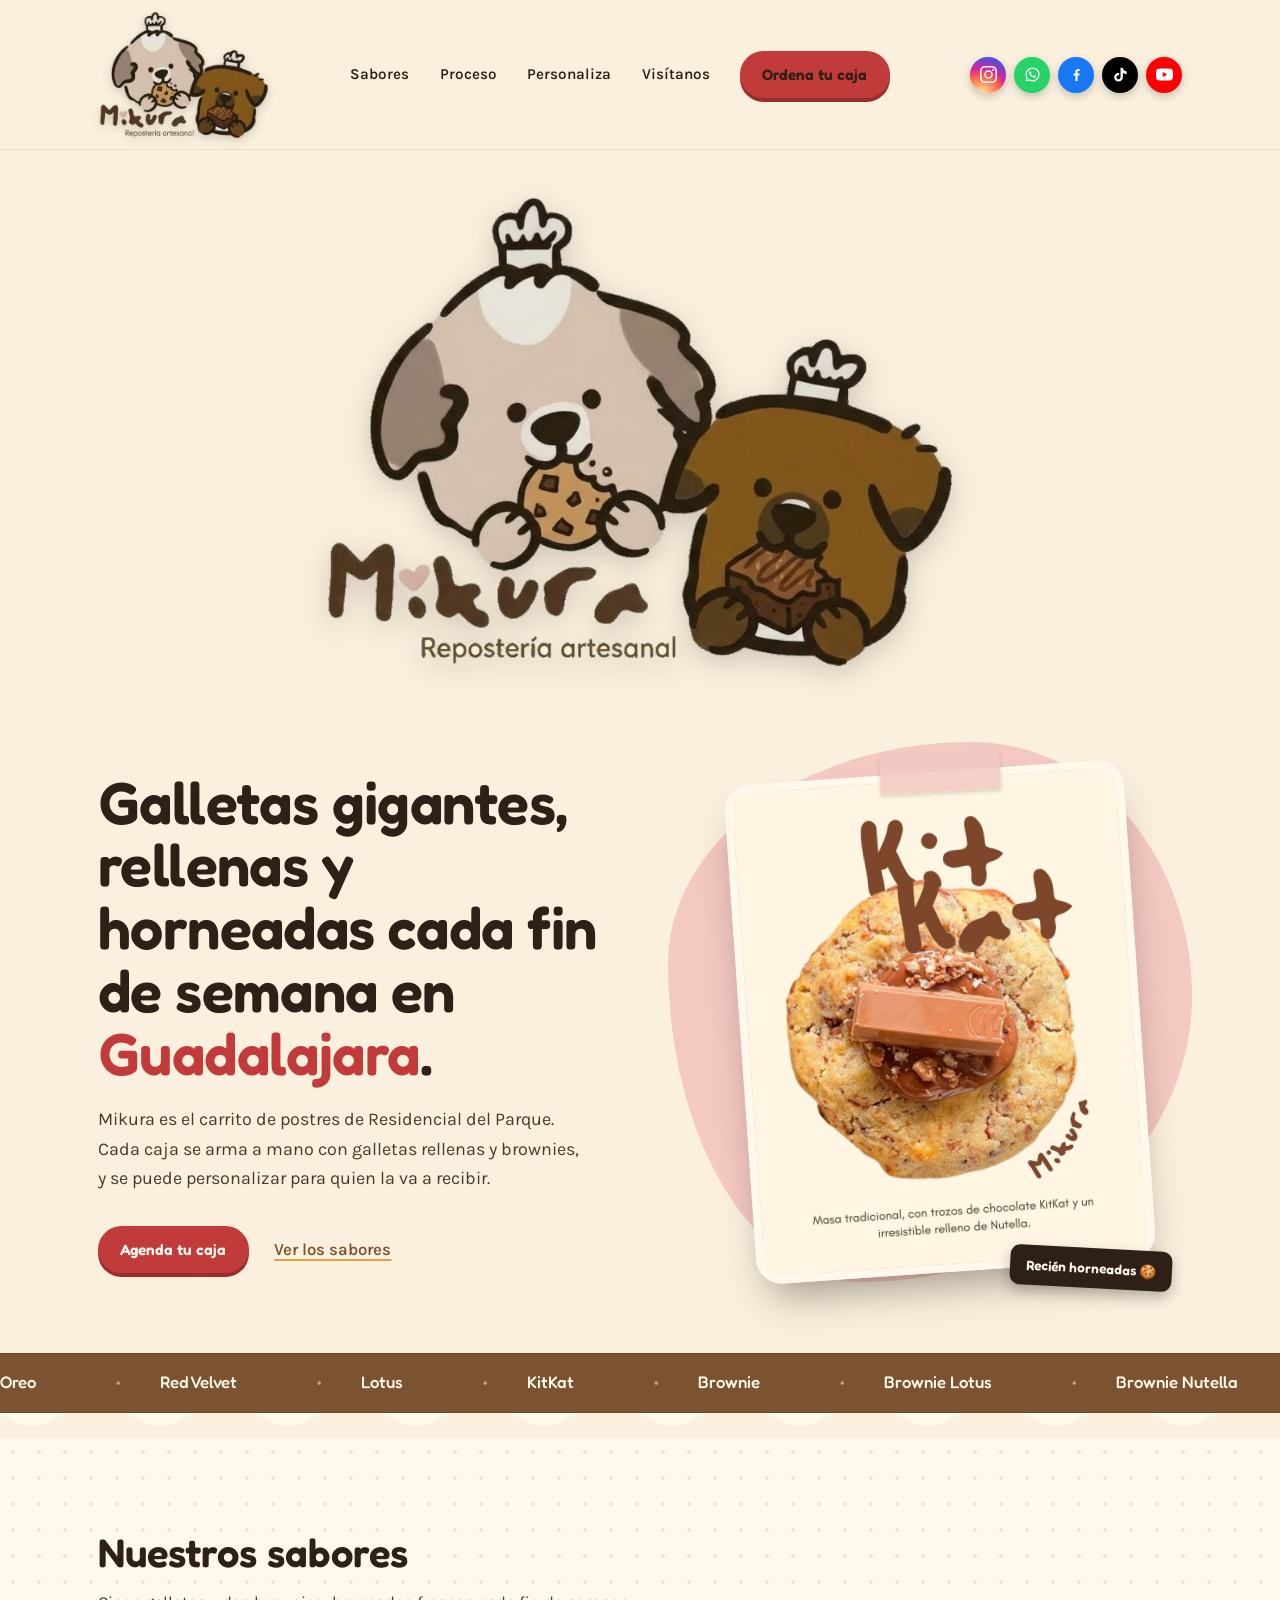
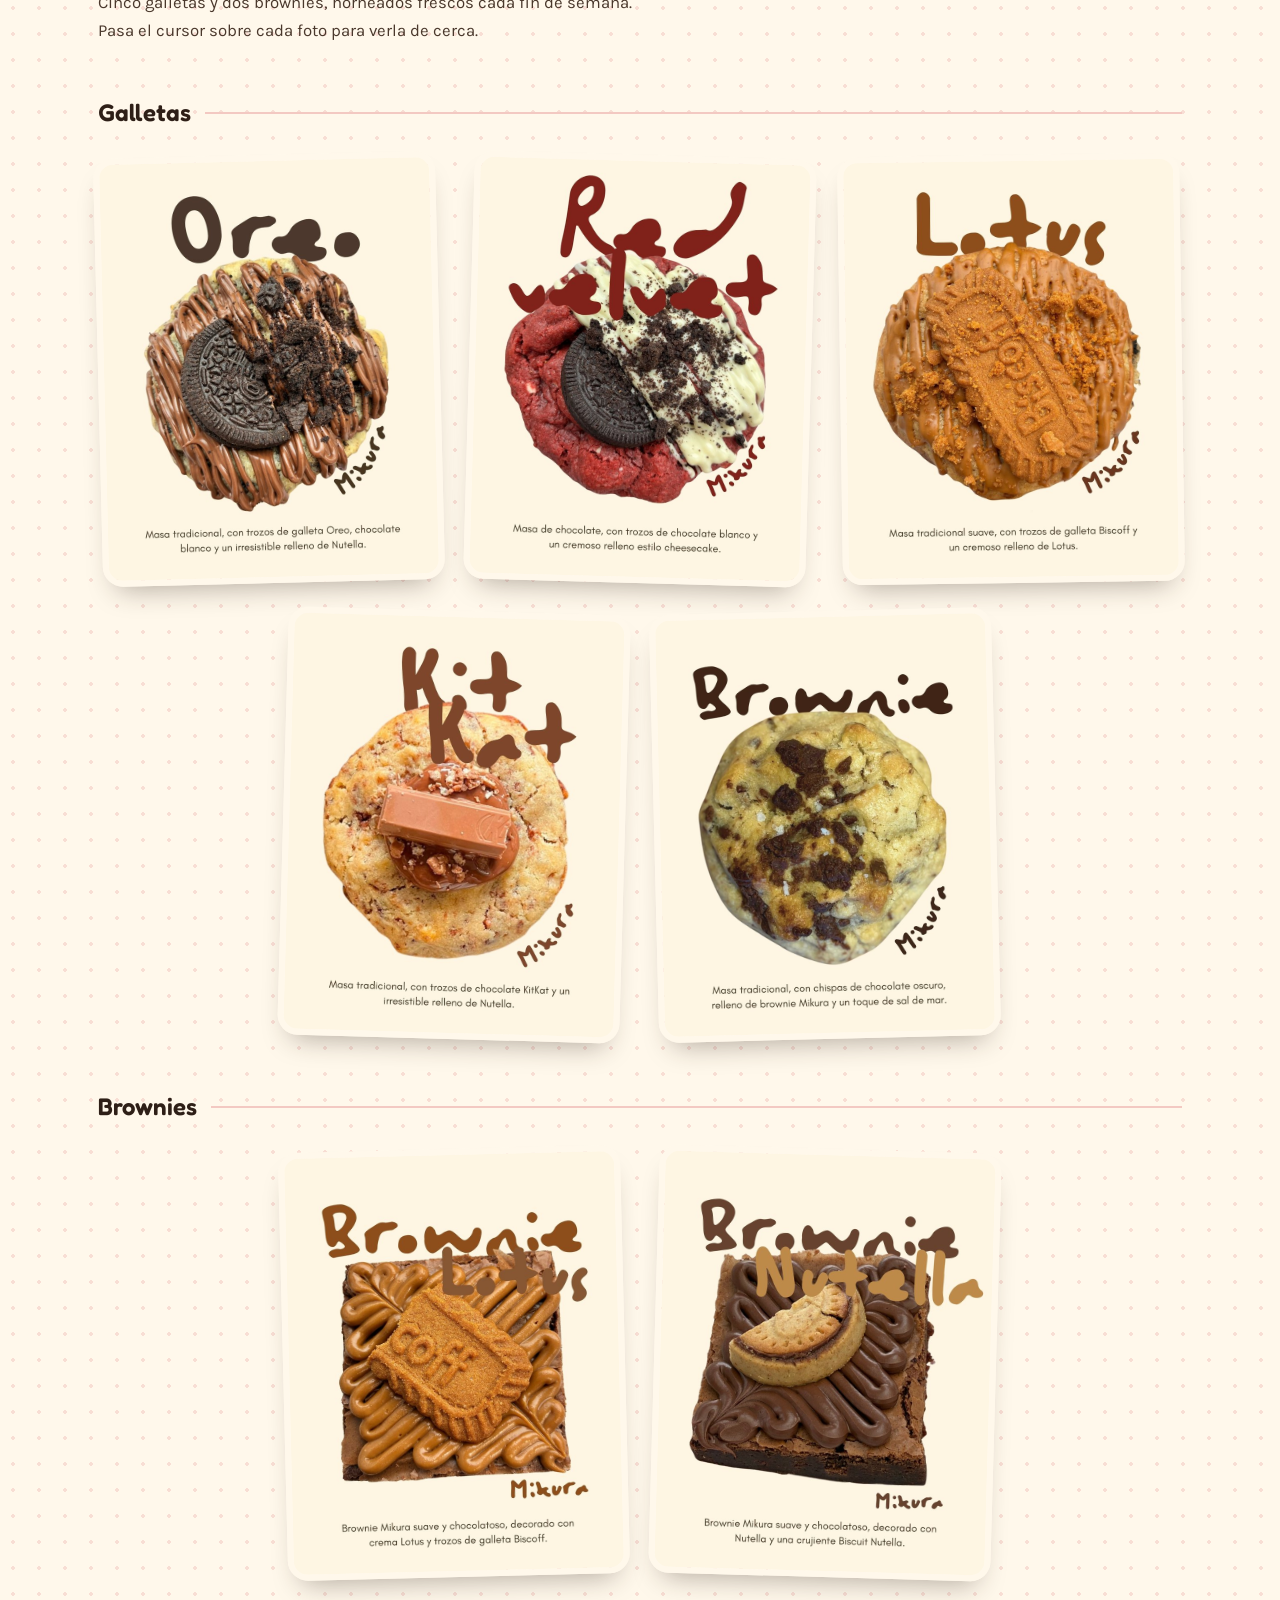
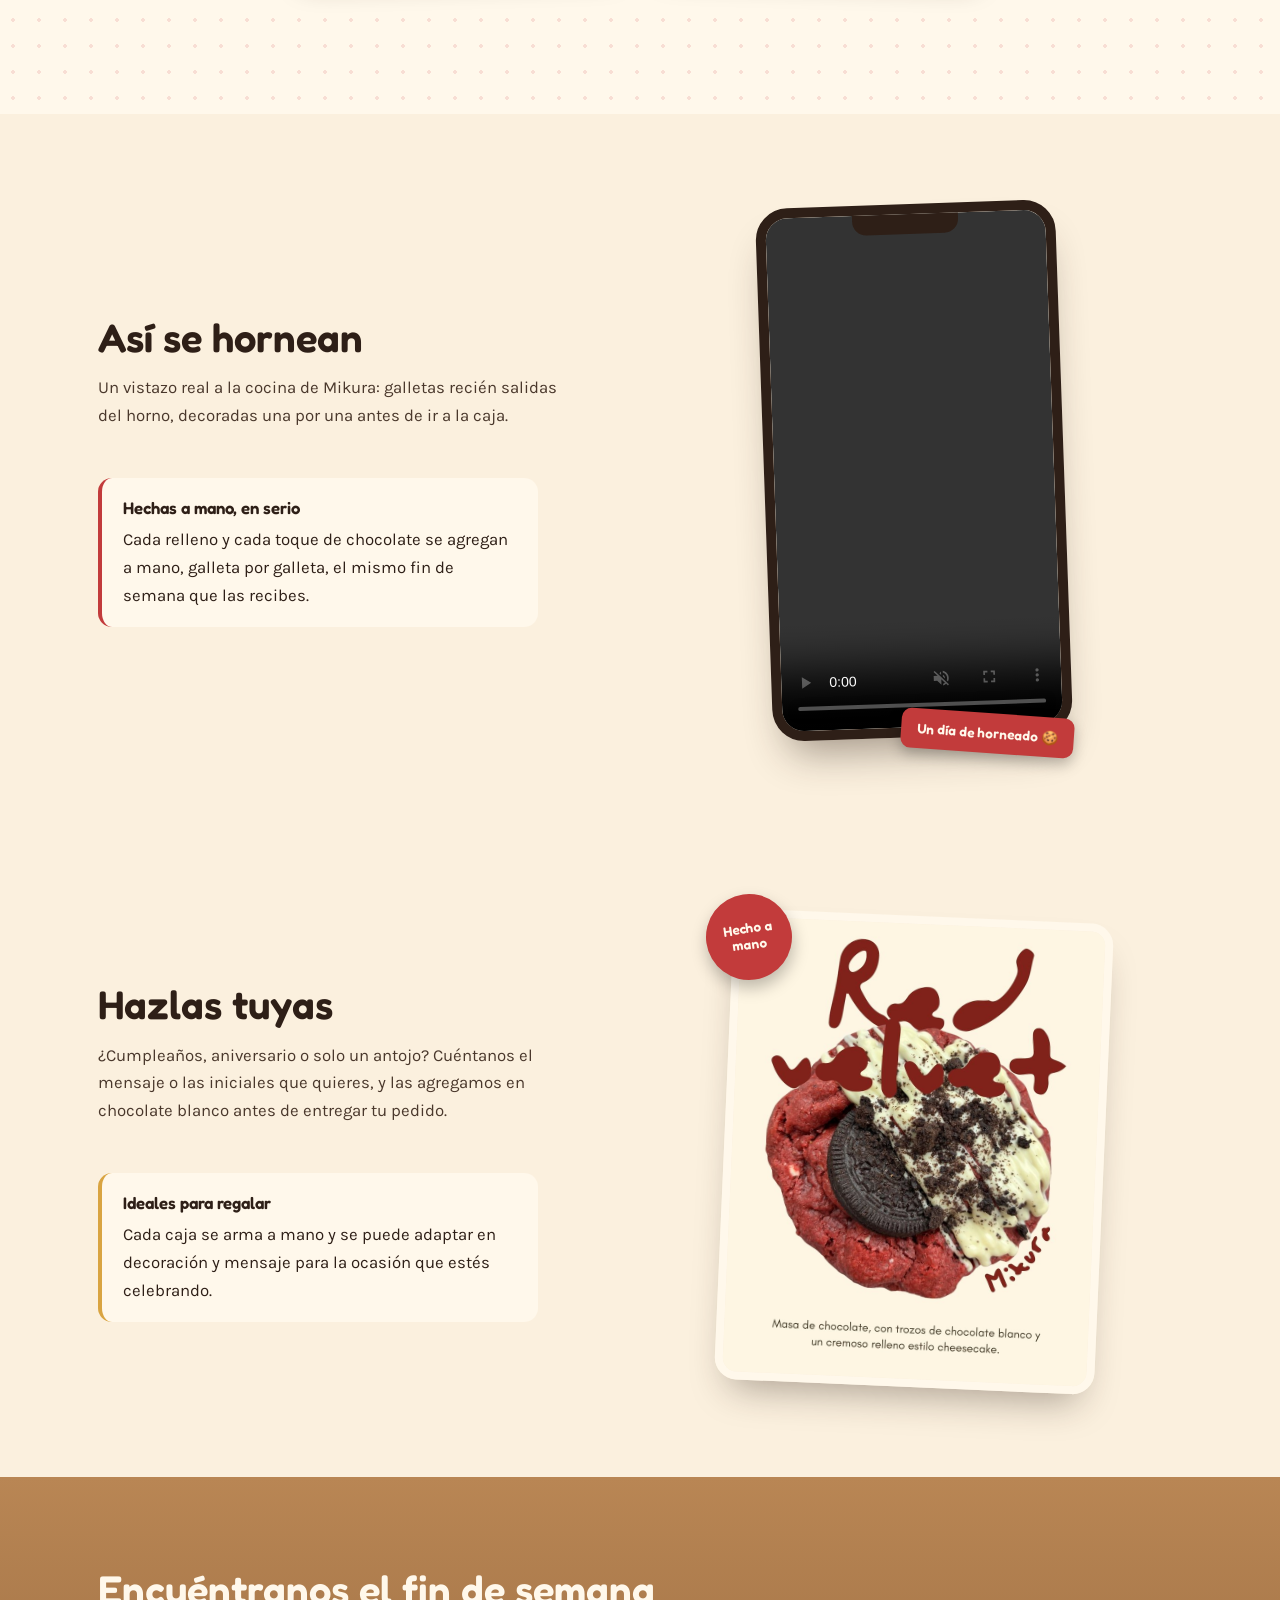
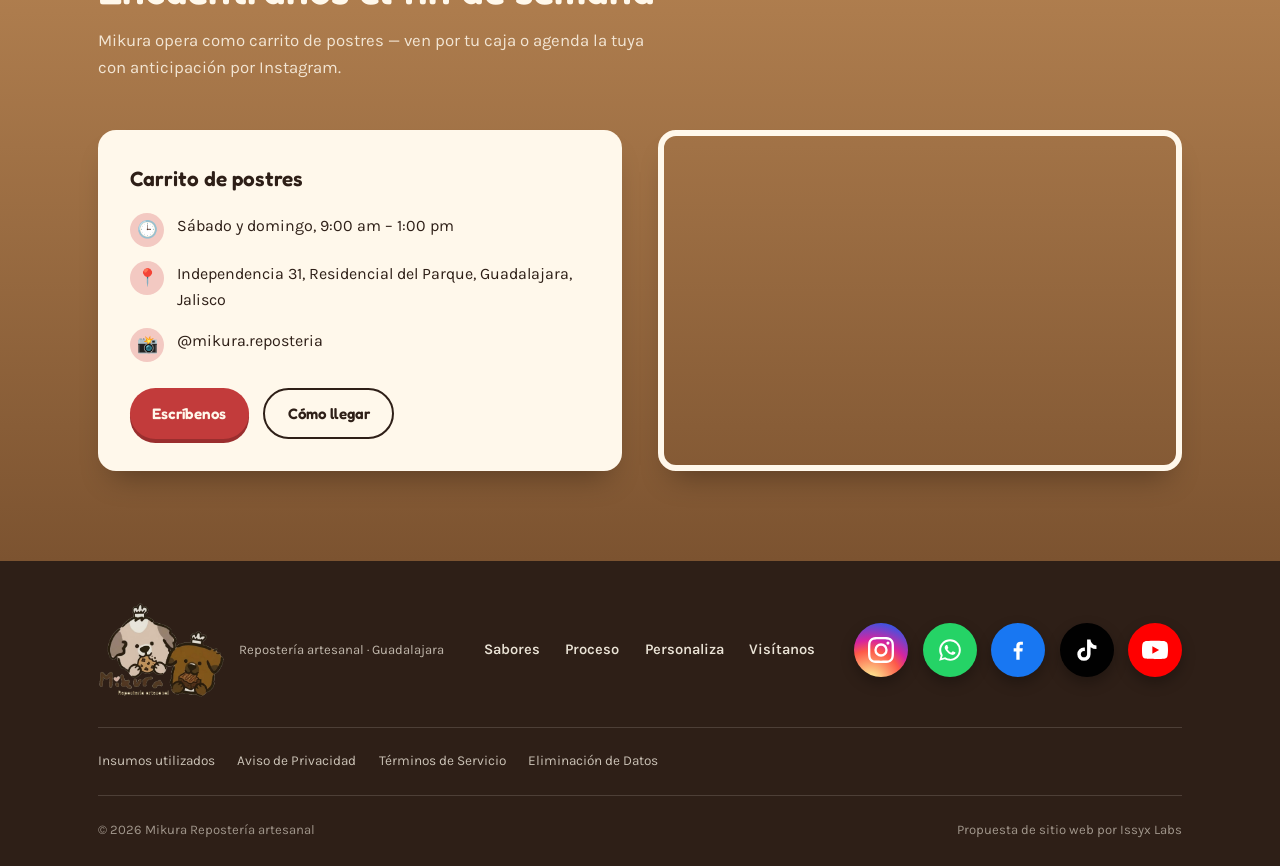
<file: index.html>
<!DOCTYPE html>
<html lang="es-MX">
<head>
<meta charset="UTF-8">
<meta name="viewport" content="width=device-width, initial-scale=1.0">
<title>Mikura | Repostería artesanal</title>
<link rel="preconnect" href="https://fonts.googleapis.com">
<link rel="preconnect" href="https://fonts.gstatic.com" crossorigin>
<link href="https://fonts.googleapis.com/css2?family=Fredoka:wght@400;500;600;700&family=Karla:wght@400;500;600;700&display=swap" rel="stylesheet">
<link rel="stylesheet" href="styles.css">
</head>
<body>

<header>
  <div class="nav">
    <a href="#inicio" class="brand">
      <img src="logo.png" alt="Mikura, repostería artesanal">
    </a>
    <nav class="links" id="navLinks">
      <a href="#sabores">Sabores</a>
      <a href="#proceso">Proceso</a>
      <a href="#personaliza">Personaliza</a>
      <a href="#visitanos">Visítanos</a>
      <a href="https://www.instagram.com/mikura.reposteria/" class="btn" target="_blank" rel="noopener">Ordena tu caja</a>
    </nav>
    <div class="social-row small" aria-label="Redes sociales de Mikura">
      <a href="https://www.instagram.com/mikura.reposteria/" target="_blank" rel="noopener" class="social-icon ig" aria-label="Instagram">
        <svg viewBox="0 0 24 24"><path d="M12 0C8.74 0 8.333.014 7.053.072 5.775.132 4.905.333 4.14.63c-.789.306-1.459.717-2.126 1.384S.935 3.35.63 4.14C.333 4.905.131 5.775.072 7.053.014 8.333 0 8.74 0 12s.014 3.667.072 4.947c.06 1.277.261 2.148.558 2.913.306.788.717 1.459 1.384 2.126.667.666 1.336 1.079 2.126 1.384.766.296 1.636.499 2.913.558C8.333 23.988 8.74 24 12 24s3.667-.014 4.947-.072c1.277-.06 2.148-.262 2.913-.558.788-.306 1.459-.718 2.126-1.384.666-.667 1.079-1.335 1.384-2.126.296-.765.499-1.636.558-2.913.06-1.28.072-1.687.072-4.947s-.014-3.667-.072-4.947c-.06-1.277-.262-2.149-.558-2.913-.306-.789-.718-1.459-1.384-2.126C21.319 1.347 20.651.935 19.86.63c-.765-.297-1.636-.499-2.913-.558C15.667.014 15.26 0 12 0Zm0 2.16c3.2 0 3.58.01 4.85.07 1.17.05 1.8.25 2.23.42.56.21.96.48 1.38.9.42.42.68.82.9 1.38.16.42.36 1.06.41 2.23.06 1.27.07 1.65.07 4.85s-.01 3.58-.07 4.85c-.05 1.17-.25 1.8-.41 2.23-.22.56-.48.96-.9 1.38-.42.42-.82.68-1.38.9-.42.16-1.06.36-2.23.41-1.27.06-1.65.07-4.85.07s-3.58-.01-4.85-.07c-1.17-.05-1.8-.25-2.23-.41-.56-.22-.96-.48-1.38-.9-.42-.42-.68-.82-.9-1.38-.16-.42-.36-1.06-.41-2.23-.06-1.27-.07-1.65-.07-4.85s.01-3.58.07-4.85c.05-1.17.25-1.8.41-2.23.22-.56.48-.96.9-1.38.42-.42.82-.68 1.38-.9.42-.16 1.06-.36 2.23-.41 1.27-.06 1.65-.07 4.85-.07ZM12 5.84A6.16 6.16 0 1 0 12 18.16 6.16 6.16 0 0 0 12 5.84Zm0 10.16A4 4 0 1 1 12 8a4 4 0 0 1 0 8Zm7.85-10.4a1.44 1.44 0 1 1-2.88 0 1.44 1.44 0 0 1 2.88 0Z"/></svg>
      </a>
      <a href="#" class="social-icon pending wa" data-pending="WhatsApp" aria-label="WhatsApp">
        <svg viewBox="0 0 24 24"><path d="M12.02 2C6.5 2 2.03 6.48 2.03 12c0 1.86.5 3.62 1.42 5.14L2 22l4.98-1.4a9.94 9.94 0 0 0 5.04 1.37h.01c5.51 0 9.98-4.48 9.98-10S17.53 2 12.02 2Zm0 18.1h-.01a8.1 8.1 0 0 1-4.14-1.13l-.3-.18-3.07.87.82-3.03-.2-.31a8.16 8.16 0 0 1-1.24-4.32c0-4.52 3.66-8.19 8.16-8.19a8.13 8.13 0 0 1 8.14 8.2c0 4.52-3.67 8.19-8.16 8.19Zm4.46-6.14c-.24-.12-1.44-.71-1.66-.79-.22-.08-.38-.12-.55.12-.16.24-.63.79-.77.95-.14.16-.28.18-.52.06-.24-.12-1.02-.38-1.94-1.2-.72-.64-1.2-1.44-1.35-1.68-.14-.24-.02-.37.11-.49.11-.11.24-.28.36-.42.12-.14.16-.24.24-.4.08-.16.04-.3-.02-.42-.06-.12-.55-1.33-.76-1.82-.2-.48-.4-.41-.55-.42h-.47c-.16 0-.42.06-.64.3-.22.24-.84.82-.84 2s.86 2.32.98 2.48c.12.16 1.7 2.6 4.12 3.64.58.25 1.03.4 1.38.51.58.18 1.11.16 1.53.1.47-.07 1.44-.59 1.64-1.16.2-.57.2-1.06.14-1.16-.06-.1-.22-.16-.46-.28Z"/></svg>
      </a>
      <a href="#" class="social-icon pending fb" data-pending="Facebook" aria-label="Facebook">
        <svg viewBox="0 0 24 24"><path d="M13.5 21v-7.6h2.55l.38-2.96h-2.93V8.56c0-.86.24-1.44 1.47-1.44h1.57V4.46c-.27-.04-1.2-.12-2.28-.12-2.26 0-3.8 1.38-3.8 3.9v2.18H8v2.96h2.46V21h3.04Z"/></svg>
      </a>
      <a href="#" class="social-icon pending tt" data-pending="TikTok" aria-label="TikTok">
        <svg viewBox="0 0 24 24"><path d="M16.6 5.82c-.85-.93-1.32-2.14-1.32-3.4h-3.2v13.44c0 1.6-1.3 2.9-2.9 2.9s-2.9-1.3-2.9-2.9 1.3-2.9 2.9-2.9c.3 0 .58.04.85.13V9.8a6.1 6.1 0 0 0-.85-.06 6.13 6.13 0 1 0 6.13 6.13V9.4a9.28 9.28 0 0 0 5.42 1.73V7.94a5.44 5.44 0 0 1-4.13-2.12Z"/></svg>
      </a>
      <a href="#" class="social-icon pending yt" data-pending="YouTube" aria-label="YouTube">
        <svg viewBox="0 0 24 24"><path d="M23.5 6.19a3.02 3.02 0 0 0-2.12-2.14C19.51 3.55 12 3.55 12 3.55s-7.51 0-9.38.5A3.02 3.02 0 0 0 .5 6.19C0 8.07 0 12 0 12s0 3.93.5 5.81a3.02 3.02 0 0 0 2.12 2.14c1.87.5 9.38.5 9.38.5s7.51 0 9.38-.5a3.02 3.02 0 0 0 2.12-2.14C24 15.93 24 12 24 12s0-3.93-.5-5.81ZM9.55 15.57V8.43L15.82 12l-6.27 3.57Z"/></svg>
      </a>
    </div>
    <button class="nav-toggle" aria-label="Abrir menú" aria-expanded="false" id="navToggle">
      <span></span><span></span><span></span>
    </button>
  </div>
</header>

<main id="inicio">

  <section class="logo-intro">
    <div class="wrap">
      <img src="logo.png" alt="Mikura, repostería artesanal">
    </div>
  </section>

  <section class="hero">
    <div class="wrap">
      <div class="hero-copy">
        <h1>Galletas gigantes, rellenas y horneadas cada fin de semana en <em>Guadalajara</em>.</h1>
        <p class="lead">Mikura es el carrito de postres de Residencial del Parque. Cada caja se arma a mano con galletas rellenas y brownies, y se puede personalizar para quien la va a recibir.</p>
        <div class="hero-ctas">
          <a href="#visitanos" class="btn">Agenda tu caja</a>
          <a href="#sabores" class="link-underline">Ver los sabores</a>
        </div>
      </div>
      <div class="hero-art">
        <div class="blob" aria-hidden="true"></div>
        <div class="tape" aria-hidden="true"></div>
        <div class="frame zoom">
          <img src="kitkat.jpg" alt="Galleta KitKat con trozos de chocolate KitKat y relleno de Nutella">
        </div>
        <div class="tag">Recién horneadas 🍪</div>
      </div>
    </div>
  </section>

  <div class="marquee-band" aria-hidden="true">
    <div class="marquee-track">
      <span>Oreo</span>
      <span>Red Velvet</span>
      <span>Lotus</span>
      <span>KitKat</span>
      <span>Brownie</span>
      <span>Brownie Lotus</span>
      <span>Brownie Nutella</span>
      <span>Personalizada para ti</span>
      <span>Oreo</span>
      <span>Red Velvet</span>
      <span>Lotus</span>
      <span>KitKat</span>
      <span>Brownie</span>
      <span>Brownie Lotus</span>
      <span>Brownie Nutella</span>
      <span>Personalizada para ti</span>
    </div>
  </div>
  <div class="scallop" aria-hidden="true">
    <svg viewBox="0 0 400 20" preserveAspectRatio="none"><path d="M0,0 Q10,20 20,0 T40,0 T60,0 T80,0 T100,0 T120,0 T140,0 T160,0 T180,0 T200,0 T220,0 T240,0 T260,0 T280,0 T300,0 T320,0 T340,0 T360,0 T380,0 T400,0 V0 H0 Z" fill="#FFF8EB"></path></svg>
  </div>

  <section class="sabores" id="sabores">
    <div class="wrap">
      <div class="section-head">
        <h2>Nuestros sabores</h2>
        <p>Cinco galletas y dos brownies, horneados frescos cada fin de semana. Pasa el cursor sobre cada foto para verla de cerca.</p>
      </div>

      <h3 class="group-title">Galletas</h3>
      <div class="sabores-grid">
        <figure class="flavor-card zoom"><img src="oreo.jpg" alt="Galleta Oreo con trozos de Oreo, chocolate blanco y relleno de Nutella"></figure>
        <figure class="flavor-card zoom"><img src="red-velvet.jpg" alt="Galleta Red Velvet con trozos de chocolate blanco y relleno estilo cheesecake"></figure>
        <figure class="flavor-card zoom"><img src="lotus.jpg" alt="Galleta Lotus con galleta Biscoff y relleno cremoso de Lotus"></figure>
        <figure class="flavor-card zoom"><img src="kitkat.jpg" alt="Galleta KitKat con trozos de chocolate KitKat y relleno de Nutella"></figure>
        <figure class="flavor-card zoom"><img src="brownie-cookie.jpg" alt="Galleta Brownie con chispas de chocolate oscuro, relleno de brownie y sal de mar"></figure>
      </div>

      <h3 class="group-title">Brownies</h3>
      <div class="sabores-grid">
        <figure class="flavor-card zoom"><img src="brownie-lotus.jpg" alt="Brownie Lotus decorado con crema Lotus y trozos de galleta Biscoff"></figure>
        <figure class="flavor-card zoom"><img src="brownie-nutella.jpg" alt="Brownie Nutella decorado con Nutella y Biscuit Nutella"></figure>
      </div>
    </div>
  </section>

  <section class="video-section" id="proceso">
    <div class="wrap">
      <div class="video-copy">
        <div class="section-head">
          <h2>Así se hornean</h2>
          <p>Un vistazo real a la cocina de Mikura: galletas recién salidas del horno, decoradas una por una antes de ir a la caja.</p>
        </div>
        <div class="example">
          <strong>Hechas a mano, en serio</strong>
          Cada relleno y cada toque de chocolate se agregan a mano, galleta por galleta, el mismo fin de semana que las recibes.
        </div>
      </div>
      <div class="video-art">
        <div class="phone-frame">
          <div class="notch" aria-hidden="true"></div>
          <video src="horneado.mp4" autoplay muted loop playsinline controls aria-label="Video del proceso de horneado de Mikura"></video>
        </div>
        <div class="tag">Un día de horneado 🍪</div>
      </div>
    </div>
  </section>

  <section class="personalize" id="personaliza">
    <div class="wrap">
      <div class="copy">
        <div class="section-head">
          <h2>Hazlas tuyas</h2>
          <p>¿Cumpleaños, aniversario o solo un antojo? Cuéntanos el mensaje o las iniciales que quieres, y las agregamos en chocolate blanco antes de entregar tu pedido.</p>
        </div>
        <div class="example">
          <strong>Ideales para regalar</strong>
          Cada caja se arma a mano y se puede adaptar en decoración y mensaje para la ocasión que estés celebrando.
        </div>
      </div>
      <div class="personalize-art">
        <div class="sticker">Hecho a mano</div>
        <div class="frame zoom">
          <img src="red-velvet.jpg" alt="Galleta Red Velvet decorada con chocolate blanco, ideal para regalo">
        </div>
      </div>
    </div>
  </section>

  <section class="visit" id="visitanos">
    <div class="wrap">
      <div class="section-head">
        <h2>Encuéntranos el fin de semana</h2>
        <p>Mikura opera como carrito de postres — ven por tu caja o agenda la tuya con anticipación por Instagram.</p>
      </div>
      <div class="visit-grid">
        <div class="visit-card">
          <h3>Carrito de postres</h3>
          <ul class="visit-list">
            <li><span class="ico">🕒</span> Sábado y domingo, 9:00 am – 1:00 pm</li>
            <li><span class="ico">📍</span> Independencia 31, Residencial del Parque, Guadalajara, Jalisco</li>
            <li><span class="ico">📸</span> @mikura.reposteria</li>
          </ul>
          <div class="cta-row">
            <a href="https://www.instagram.com/mikura.reposteria/" class="btn" target="_blank" rel="noopener">Escríbenos</a>
            <a href="https://www.google.com/maps/search/?api=1&query=Independencia+31+Residencial+del+Parque+Guadalajara+Jalisco" class="btn ghost" style="border-color:var(--cocoa); color:var(--cocoa);" target="_blank" rel="noopener">Cómo llegar</a>
          </div>
        </div>
        <div class="map-embed">
          <iframe
            src="https://www.google.com/maps?q=Independencia+31,+Residencial+del+Parque,+Guadalajara,+Jalisco&output=embed"
            loading="lazy"
            referrerpolicy="no-referrer-when-downgrade"
            title="Mapa de ubicación de Mikura Repostería"></iframe>
        </div>
      </div>
    </div>
  </section>

</main>

<footer>
  <div class="wrap">
    <div class="footer-top">
      <div class="footer-brand">
        <img src="logo.png" alt="Mikura, repostería artesanal">
        <span>Repostería artesanal · Guadalajara</span>
      </div>
      <div class="footer-links">
        <a href="#sabores">Sabores</a>
        <a href="#proceso">Proceso</a>
        <a href="#personaliza">Personaliza</a>
        <a href="#visitanos">Visítanos</a>
      </div>
      <div class="social-row">
        <a href="https://www.instagram.com/mikura.reposteria/" target="_blank" rel="noopener" class="social-icon ig" aria-label="Instagram">
          <svg viewBox="0 0 24 24"><path d="M12 0C8.74 0 8.333.014 7.053.072 5.775.132 4.905.333 4.14.63c-.789.306-1.459.717-2.126 1.384S.935 3.35.63 4.14C.333 4.905.131 5.775.072 7.053.014 8.333 0 8.74 0 12s.014 3.667.072 4.947c.06 1.277.261 2.148.558 2.913.306.788.717 1.459 1.384 2.126.667.666 1.336 1.079 2.126 1.384.766.296 1.636.499 2.913.558C8.333 23.988 8.74 24 12 24s3.667-.014 4.947-.072c1.277-.06 2.148-.262 2.913-.558.788-.306 1.459-.718 2.126-1.384.666-.667 1.079-1.335 1.384-2.126.296-.765.499-1.636.558-2.913.06-1.28.072-1.687.072-4.947s-.014-3.667-.072-4.947c-.06-1.277-.262-2.149-.558-2.913-.306-.789-.718-1.459-1.384-2.126C21.319 1.347 20.651.935 19.86.63c-.765-.297-1.636-.499-2.913-.558C15.667.014 15.26 0 12 0Zm0 2.16c3.2 0 3.58.01 4.85.07 1.17.05 1.8.25 2.23.42.56.21.96.48 1.38.9.42.42.68.82.9 1.38.16.42.36 1.06.41 2.23.06 1.27.07 1.65.07 4.85s-.01 3.58-.07 4.85c-.05 1.17-.25 1.8-.41 2.23-.22.56-.48.96-.9 1.38-.42.42-.82.68-1.38.9-.42.16-1.06.36-2.23.41-1.27.06-1.65.07-4.85.07s-3.58-.01-4.85-.07c-1.17-.05-1.8-.25-2.23-.41-.56-.22-.96-.48-1.38-.9-.42-.42-.68-.82-.9-1.38-.16-.42-.36-1.06-.41-2.23-.06-1.27-.07-1.65-.07-4.85s.01-3.58.07-4.85c.05-1.17.25-1.8.41-2.23.22-.56.48-.96.9-1.38.42-.42.82-.68 1.38-.9.42-.16 1.06-.36 2.23-.41 1.27-.06 1.65-.07 4.85-.07ZM12 5.84A6.16 6.16 0 1 0 12 18.16 6.16 6.16 0 0 0 12 5.84Zm0 10.16A4 4 0 1 1 12 8a4 4 0 0 1 0 8Zm7.85-10.4a1.44 1.44 0 1 1-2.88 0 1.44 1.44 0 0 1 2.88 0Z"/></svg>
        </a>
        <a href="#" class="social-icon pending wa" data-pending="WhatsApp" aria-label="WhatsApp">
          <svg viewBox="0 0 24 24"><path d="M12.02 2C6.5 2 2.03 6.48 2.03 12c0 1.86.5 3.62 1.42 5.14L2 22l4.98-1.4a9.94 9.94 0 0 0 5.04 1.37h.01c5.51 0 9.98-4.48 9.98-10S17.53 2 12.02 2Zm0 18.1h-.01a8.1 8.1 0 0 1-4.14-1.13l-.3-.18-3.07.87.82-3.03-.2-.31a8.16 8.16 0 0 1-1.24-4.32c0-4.52 3.66-8.19 8.16-8.19a8.13 8.13 0 0 1 8.14 8.2c0 4.52-3.67 8.19-8.16 8.19Zm4.46-6.14c-.24-.12-1.44-.71-1.66-.79-.22-.08-.38-.12-.55.12-.16.24-.63.79-.77.95-.14.16-.28.18-.52.06-.24-.12-1.02-.38-1.94-1.2-.72-.64-1.2-1.44-1.35-1.68-.14-.24-.02-.37.11-.49.11-.11.24-.28.36-.42.12-.14.16-.24.24-.4.08-.16.04-.3-.02-.42-.06-.12-.55-1.33-.76-1.82-.2-.48-.4-.41-.55-.42h-.47c-.16 0-.42.06-.64.3-.22.24-.84.82-.84 2s.86 2.32.98 2.48c.12.16 1.7 2.6 4.12 3.64.58.25 1.03.4 1.38.51.58.18 1.11.16 1.53.1.47-.07 1.44-.59 1.64-1.16.2-.57.2-1.06.14-1.16-.06-.1-.22-.16-.46-.28Z"/></svg>
        </a>
        <a href="#" class="social-icon pending fb" data-pending="Facebook" aria-label="Facebook">
          <svg viewBox="0 0 24 24"><path d="M13.5 21v-7.6h2.55l.38-2.96h-2.93V8.56c0-.86.24-1.44 1.47-1.44h1.57V4.46c-.27-.04-1.2-.12-2.28-.12-2.26 0-3.8 1.38-3.8 3.9v2.18H8v2.96h2.46V21h3.04Z"/></svg>
        </a>
        <a href="#" class="social-icon pending tt" data-pending="TikTok" aria-label="TikTok">
          <svg viewBox="0 0 24 24"><path d="M16.6 5.82c-.85-.93-1.32-2.14-1.32-3.4h-3.2v13.44c0 1.6-1.3 2.9-2.9 2.9s-2.9-1.3-2.9-2.9 1.3-2.9 2.9-2.9c.3 0 .58.04.85.13V9.8a6.1 6.1 0 0 0-.85-.06 6.13 6.13 0 1 0 6.13 6.13V9.4a9.28 9.28 0 0 0 5.42 1.73V7.94a5.44 5.44 0 0 1-4.13-2.12Z"/></svg>
        </a>
        <a href="#" class="social-icon pending yt" data-pending="YouTube" aria-label="YouTube">
          <svg viewBox="0 0 24 24"><path d="M23.5 6.19a3.02 3.02 0 0 0-2.12-2.14C19.51 3.55 12 3.55 12 3.55s-7.51 0-9.38.5A3.02 3.02 0 0 0 .5 6.19C0 8.07 0 12 0 12s0 3.93.5 5.81a3.02 3.02 0 0 0 2.12 2.14c1.87.5 9.38.5 9.38.5s7.51 0 9.38-.5a3.02 3.02 0 0 0 2.12-2.14C24 15.93 24 12 24 12s0-3.93-.5-5.81ZM9.55 15.57V8.43L15.82 12l-6.27 3.57Z"/></svg>
        </a>
      </div>
    </div>
    <div class="footer-legal">
      <a href="insumos.html">Insumos utilizados</a>
      <a href="aviso-privacidad.html">Aviso de Privacidad</a>
      <a href="terminos-servicio.html">Términos de Servicio</a>
      <a href="eliminacion-datos.html">Eliminación de Datos</a>
    </div>
    <div class="footer-bottom">
      <span>© 2026 Mikura Repostería artesanal</span>
      <span>Propuesta de sitio web por Issyx Labs</span>
    </div>
  </div>
</footer>

<script>
  const toggle = document.getElementById('navToggle');
  const links = document.getElementById('navLinks');
  toggle.addEventListener('click', () => {
    const open = links.classList.toggle('open');
    toggle.setAttribute('aria-expanded', open ? 'true' : 'false');
  });
  links.querySelectorAll('a').forEach(a => a.addEventListener('click', () => {
    links.classList.remove('open');
    toggle.setAttribute('aria-expanded', 'false');
  }));

  function showToast(msg){
    let t = document.getElementById('toast');
    if(!t){
      t = document.createElement('div');
      t.id = 'toast';
      t.className = 'toast';
      document.body.appendChild(t);
    }
    t.textContent = msg;
    t.classList.add('show');
    clearTimeout(t._timer);
    t._timer = setTimeout(() => t.classList.remove('show'), 2200);
  }

  document.querySelectorAll('.social-icon.pending').forEach(el => {
    el.addEventListener('click', (e) => {
      e.preventDefault();
      showToast(`${el.dataset.pending}: por conectar`);
    });
  });
</script>

</body>
</html>
</file>
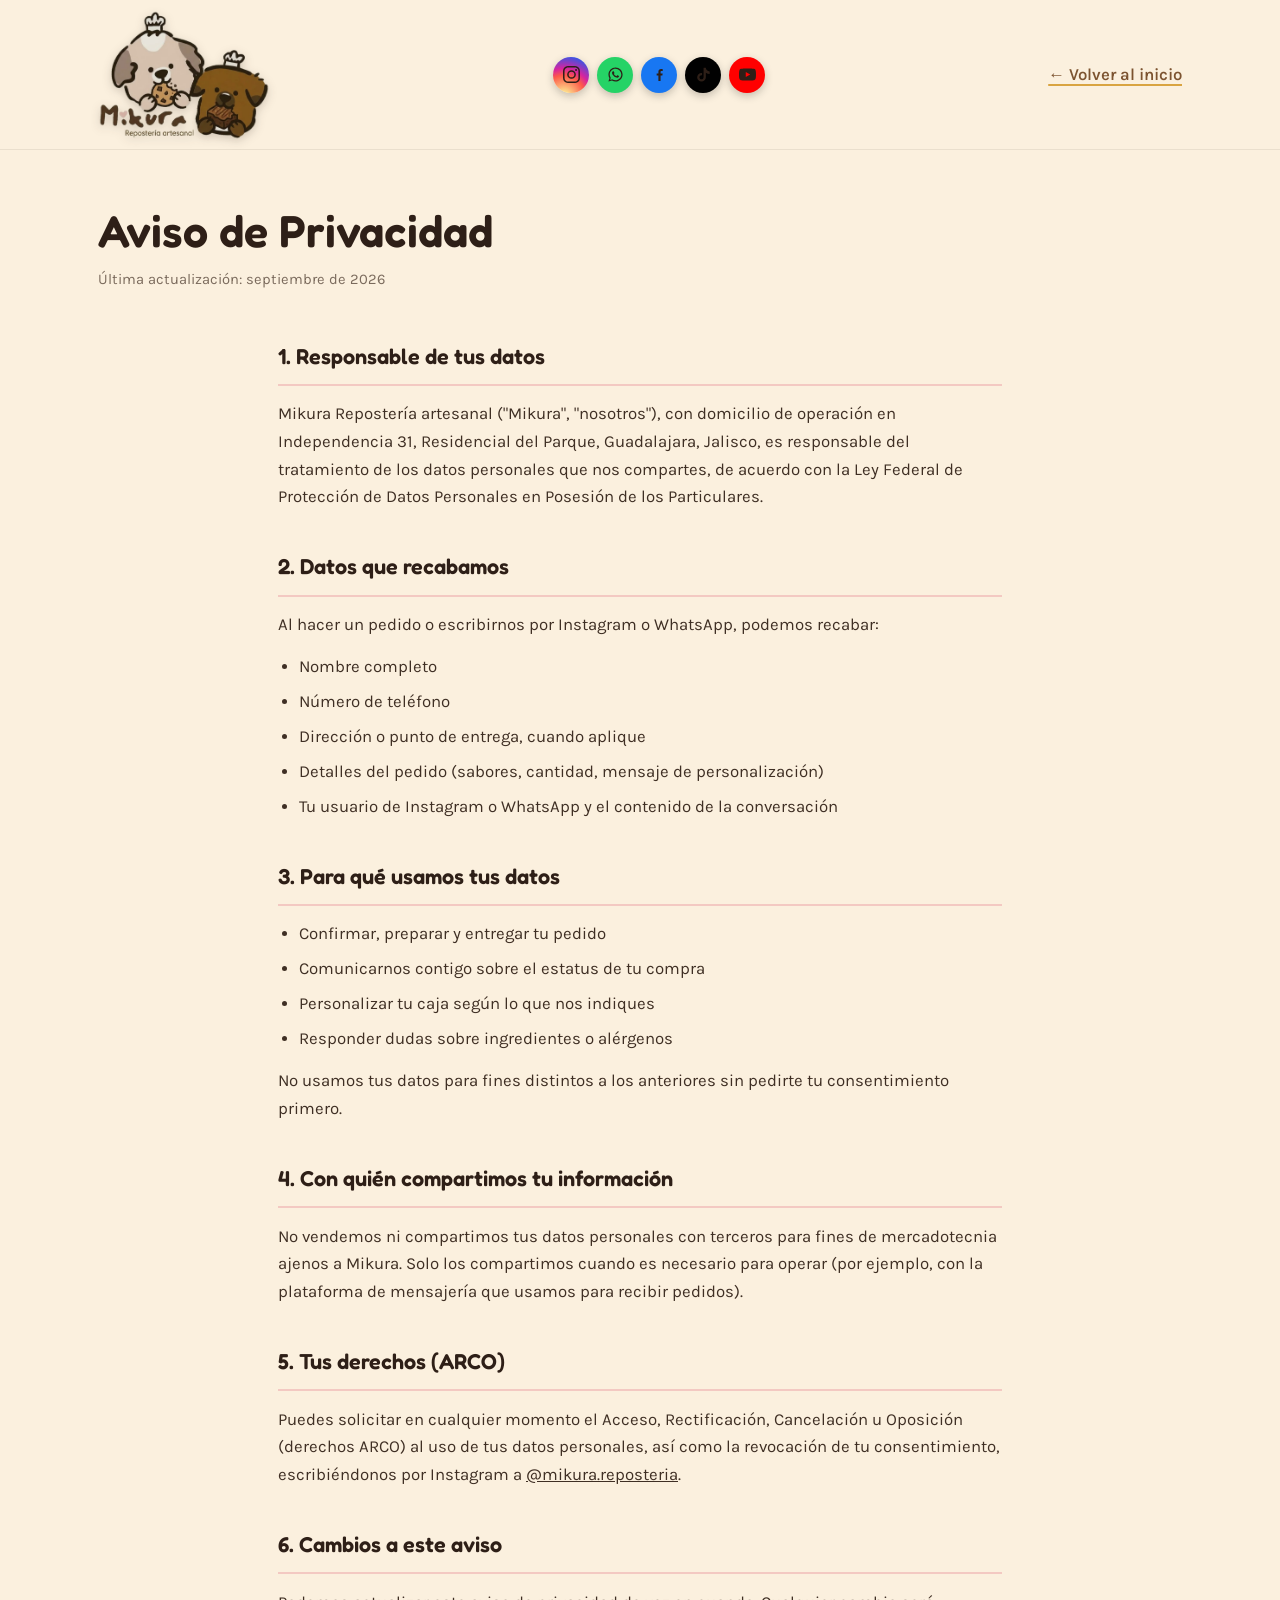
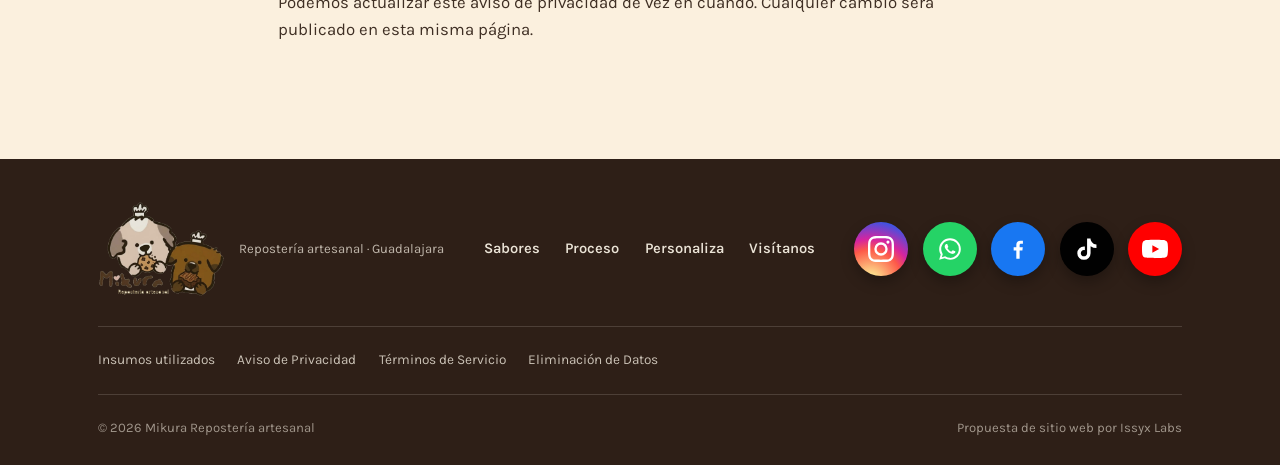
<file: aviso-privacidad.html>
<!DOCTYPE html>
<html lang="es-MX">
<head>
<meta charset="UTF-8">
<meta name="viewport" content="width=device-width, initial-scale=1.0">
<title>Aviso de Privacidad | Mikura</title>
<link rel="preconnect" href="https://fonts.googleapis.com">
<link rel="preconnect" href="https://fonts.gstatic.com" crossorigin>
<link href="https://fonts.googleapis.com/css2?family=Fredoka:wght@400;500;600;700&family=Karla:wght@400;500;600;700&display=swap" rel="stylesheet">
<link rel="stylesheet" href="styles.css">
</head>
<body>

<header>
  <div class="subnav">
    <a href="index.html" class="brand">
      <img src="logo.png" alt="Mikura, repostería artesanal">
    </a>
    <div class="social-row small on-cream" aria-label="Redes sociales de Mikura">
      <a href="https://www.instagram.com/mikura.reposteria/" target="_blank" rel="noopener" class="social-icon ig" aria-label="Instagram">
        <svg viewBox="0 0 24 24"><path d="M12 0C8.74 0 8.333.014 7.053.072 5.775.132 4.905.333 4.14.63c-.789.306-1.459.717-2.126 1.384S.935 3.35.63 4.14C.333 4.905.131 5.775.072 7.053.014 8.333 0 8.74 0 12s.014 3.667.072 4.947c.06 1.277.261 2.148.558 2.913.306.788.717 1.459 1.384 2.126.667.666 1.336 1.079 2.126 1.384.766.296 1.636.499 2.913.558C8.333 23.988 8.74 24 12 24s3.667-.014 4.947-.072c1.277-.06 2.148-.262 2.913-.558.788-.306 1.459-.718 2.126-1.384.666-.667 1.079-1.335 1.384-2.126.296-.765.499-1.636.558-2.913.06-1.28.072-1.687.072-4.947s-.014-3.667-.072-4.947c-.06-1.277-.262-2.149-.558-2.913-.306-.789-.718-1.459-1.384-2.126C21.319 1.347 20.651.935 19.86.63c-.765-.297-1.636-.499-2.913-.558C15.667.014 15.26 0 12 0Zm0 2.16c3.2 0 3.58.01 4.85.07 1.17.05 1.8.25 2.23.42.56.21.96.48 1.38.9.42.42.68.82.9 1.38.16.42.36 1.06.41 2.23.06 1.27.07 1.65.07 4.85s-.01 3.58-.07 4.85c-.05 1.17-.25 1.8-.41 2.23-.22.56-.48.96-.9 1.38-.42.42-.82.68-1.38.9-.42.16-1.06.36-2.23.41-1.27.06-1.65.07-4.85.07s-3.58-.01-4.85-.07c-1.17-.05-1.8-.25-2.23-.41-.56-.22-.96-.48-1.38-.9-.42-.42-.68-.82-.9-1.38-.16-.42-.36-1.06-.41-2.23-.06-1.27-.07-1.65-.07-4.85s.01-3.58.07-4.85c.05-1.17.25-1.8.41-2.23.22-.56.48-.96.9-1.38.42-.42.82-.68 1.38-.9.42-.16 1.06-.36 2.23-.41 1.27-.06 1.65-.07 4.85-.07ZM12 5.84A6.16 6.16 0 1 0 12 18.16 6.16 6.16 0 0 0 12 5.84Zm0 10.16A4 4 0 1 1 12 8a4 4 0 0 1 0 8Zm7.85-10.4a1.44 1.44 0 1 1-2.88 0 1.44 1.44 0 0 1 2.88 0Z"/></svg>
      </a>
      <a href="#" class="social-icon pending wa" data-pending="WhatsApp" aria-label="WhatsApp">
        <svg viewBox="0 0 24 24"><path d="M12.02 2C6.5 2 2.03 6.48 2.03 12c0 1.86.5 3.62 1.42 5.14L2 22l4.98-1.4a9.94 9.94 0 0 0 5.04 1.37h.01c5.51 0 9.98-4.48 9.98-10S17.53 2 12.02 2Zm0 18.1h-.01a8.1 8.1 0 0 1-4.14-1.13l-.3-.18-3.07.87.82-3.03-.2-.31a8.16 8.16 0 0 1-1.24-4.32c0-4.52 3.66-8.19 8.16-8.19a8.13 8.13 0 0 1 8.14 8.2c0 4.52-3.67 8.19-8.16 8.19Zm4.46-6.14c-.24-.12-1.44-.71-1.66-.79-.22-.08-.38-.12-.55.12-.16.24-.63.79-.77.95-.14.16-.28.18-.52.06-.24-.12-1.02-.38-1.94-1.2-.72-.64-1.2-1.44-1.35-1.68-.14-.24-.02-.37.11-.49.11-.11.24-.28.36-.42.12-.14.16-.24.24-.4.08-.16.04-.3-.02-.42-.06-.12-.55-1.33-.76-1.82-.2-.48-.4-.41-.55-.42h-.47c-.16 0-.42.06-.64.3-.22.24-.84.82-.84 2s.86 2.32.98 2.48c.12.16 1.7 2.6 4.12 3.64.58.25 1.03.4 1.38.51.58.18 1.11.16 1.53.1.47-.07 1.44-.59 1.64-1.16.2-.57.2-1.06.14-1.16-.06-.1-.22-.16-.46-.28Z"/></svg>
      </a>
      <a href="#" class="social-icon pending fb" data-pending="Facebook" aria-label="Facebook">
        <svg viewBox="0 0 24 24"><path d="M13.5 21v-7.6h2.55l.38-2.96h-2.93V8.56c0-.86.24-1.44 1.47-1.44h1.57V4.46c-.27-.04-1.2-.12-2.28-.12-2.26 0-3.8 1.38-3.8 3.9v2.18H8v2.96h2.46V21h3.04Z"/></svg>
      </a>
      <a href="#" class="social-icon pending tt" data-pending="TikTok" aria-label="TikTok">
        <svg viewBox="0 0 24 24"><path d="M16.6 5.82c-.85-.93-1.32-2.14-1.32-3.4h-3.2v13.44c0 1.6-1.3 2.9-2.9 2.9s-2.9-1.3-2.9-2.9 1.3-2.9 2.9-2.9c.3 0 .58.04.85.13V9.8a6.1 6.1 0 0 0-.85-.06 6.13 6.13 0 1 0 6.13 6.13V9.4a9.28 9.28 0 0 0 5.42 1.73V7.94a5.44 5.44 0 0 1-4.13-2.12Z"/></svg>
      </a>
      <a href="#" class="social-icon pending yt" data-pending="YouTube" aria-label="YouTube">
        <svg viewBox="0 0 24 24"><path d="M23.5 6.19a3.02 3.02 0 0 0-2.12-2.14C19.51 3.55 12 3.55 12 3.55s-7.51 0-9.38.5A3.02 3.02 0 0 0 .5 6.19C0 8.07 0 12 0 12s0 3.93.5 5.81a3.02 3.02 0 0 0 2.12 2.14c1.87.5 9.38.5 9.38.5s7.51 0 9.38-.5a3.02 3.02 0 0 0 2.12-2.14C24 15.93 24 12 24 12s0-3.93-.5-5.81ZM9.55 15.57V8.43L15.82 12l-6.27 3.57Z"/></svg>
      </a>
    </div>
    <a href="index.html" class="link-underline">← Volver al inicio</a>
  </div>
</header>

<main>
  <section class="subpage-hero">
    <div class="wrap">
      <h1>Aviso de Privacidad</h1>
      <p class="updated">Última actualización: septiembre de 2026</p>
    </div>
  </section>

  <section class="legal-content">
    <div class="wrap">

      <section>
        <h2>1. Responsable de tus datos</h2>
        <p>Mikura Repostería artesanal ("Mikura", "nosotros"), con domicilio de operación en Independencia 31, Residencial del Parque, Guadalajara, Jalisco, es responsable del tratamiento de los datos personales que nos compartes, de acuerdo con la Ley Federal de Protección de Datos Personales en Posesión de los Particulares.</p>
      </section>

      <section>
        <h2>2. Datos que recabamos</h2>
        <p>Al hacer un pedido o escribirnos por Instagram o WhatsApp, podemos recabar:</p>
        <ul>
          <li>Nombre completo</li>
          <li>Número de teléfono</li>
          <li>Dirección o punto de entrega, cuando aplique</li>
          <li>Detalles del pedido (sabores, cantidad, mensaje de personalización)</li>
          <li>Tu usuario de Instagram o WhatsApp y el contenido de la conversación</li>
        </ul>
      </section>

      <section>
        <h2>3. Para qué usamos tus datos</h2>
        <ul>
          <li>Confirmar, preparar y entregar tu pedido</li>
          <li>Comunicarnos contigo sobre el estatus de tu compra</li>
          <li>Personalizar tu caja según lo que nos indiques</li>
          <li>Responder dudas sobre ingredientes o alérgenos</li>
        </ul>
        <p>No usamos tus datos para fines distintos a los anteriores sin pedirte tu consentimiento primero.</p>
      </section>

      <section>
        <h2>4. Con quién compartimos tu información</h2>
        <p>No vendemos ni compartimos tus datos personales con terceros para fines de mercadotecnia ajenos a Mikura. Solo los compartimos cuando es necesario para operar (por ejemplo, con la plataforma de mensajería que usamos para recibir pedidos).</p>
      </section>

      <section>
        <h2>5. Tus derechos (ARCO)</h2>
        <p>Puedes solicitar en cualquier momento el Acceso, Rectificación, Cancelación u Oposición (derechos ARCO) al uso de tus datos personales, así como la revocación de tu consentimiento, escribiéndonos por Instagram a <a href="https://www.instagram.com/mikura.reposteria/" target="_blank" rel="noopener">@mikura.reposteria</a>.</p>
      </section>

      <section>
        <h2>6. Cambios a este aviso</h2>
        <p>Podemos actualizar este aviso de privacidad de vez en cuando. Cualquier cambio será publicado en esta misma página.</p>
      </section>

    </div>
  </section>
</main>

<footer>
  <div class="wrap">
    <div class="footer-top">
      <div class="footer-brand">
        <img src="logo.png" alt="Mikura, repostería artesanal">
        <span>Repostería artesanal · Guadalajara</span>
      </div>
      <div class="footer-links">
        <a href="index.html#sabores">Sabores</a>
        <a href="index.html#proceso">Proceso</a>
        <a href="index.html#personaliza">Personaliza</a>
        <a href="index.html#visitanos">Visítanos</a>
      </div>
      <div class="social-row">
        <a href="https://www.instagram.com/mikura.reposteria/" target="_blank" rel="noopener" class="social-icon ig" aria-label="Instagram">
          <svg viewBox="0 0 24 24"><path d="M12 0C8.74 0 8.333.014 7.053.072 5.775.132 4.905.333 4.14.63c-.789.306-1.459.717-2.126 1.384S.935 3.35.63 4.14C.333 4.905.131 5.775.072 7.053.014 8.333 0 8.74 0 12s.014 3.667.072 4.947c.06 1.277.261 2.148.558 2.913.306.788.717 1.459 1.384 2.126.667.666 1.336 1.079 2.126 1.384.766.296 1.636.499 2.913.558C8.333 23.988 8.74 24 12 24s3.667-.014 4.947-.072c1.277-.06 2.148-.262 2.913-.558.788-.306 1.459-.718 2.126-1.384.666-.667 1.079-1.335 1.384-2.126.296-.765.499-1.636.558-2.913.06-1.28.072-1.687.072-4.947s-.014-3.667-.072-4.947c-.06-1.277-.262-2.149-.558-2.913-.306-.789-.718-1.459-1.384-2.126C21.319 1.347 20.651.935 19.86.63c-.765-.297-1.636-.499-2.913-.558C15.667.014 15.26 0 12 0Zm0 2.16c3.2 0 3.58.01 4.85.07 1.17.05 1.8.25 2.23.42.56.21.96.48 1.38.9.42.42.68.82.9 1.38.16.42.36 1.06.41 2.23.06 1.27.07 1.65.07 4.85s-.01 3.58-.07 4.85c-.05 1.17-.25 1.8-.41 2.23-.22.56-.48.96-.9 1.38-.42.42-.82.68-1.38.9-.42.16-1.06.36-2.23.41-1.27.06-1.65.07-4.85.07s-3.58-.01-4.85-.07c-1.17-.05-1.8-.25-2.23-.41-.56-.22-.96-.48-1.38-.9-.42-.42-.68-.82-.9-1.38-.16-.42-.36-1.06-.41-2.23-.06-1.27-.07-1.65-.07-4.85s.01-3.58.07-4.85c.05-1.17.25-1.8.41-2.23.22-.56.48-.96.9-1.38.42-.42.82-.68 1.38-.9.42-.16 1.06-.36 2.23-.41 1.27-.06 1.65-.07 4.85-.07ZM12 5.84A6.16 6.16 0 1 0 12 18.16 6.16 6.16 0 0 0 12 5.84Zm0 10.16A4 4 0 1 1 12 8a4 4 0 0 1 0 8Zm7.85-10.4a1.44 1.44 0 1 1-2.88 0 1.44 1.44 0 0 1 2.88 0Z"/></svg>
        </a>
        <a href="#" class="social-icon pending wa" data-pending="WhatsApp" aria-label="WhatsApp">
          <svg viewBox="0 0 24 24"><path d="M12.02 2C6.5 2 2.03 6.48 2.03 12c0 1.86.5 3.62 1.42 5.14L2 22l4.98-1.4a9.94 9.94 0 0 0 5.04 1.37h.01c5.51 0 9.98-4.48 9.98-10S17.53 2 12.02 2Zm0 18.1h-.01a8.1 8.1 0 0 1-4.14-1.13l-.3-.18-3.07.87.82-3.03-.2-.31a8.16 8.16 0 0 1-1.24-4.32c0-4.52 3.66-8.19 8.16-8.19a8.13 8.13 0 0 1 8.14 8.2c0 4.52-3.67 8.19-8.16 8.19Zm4.46-6.14c-.24-.12-1.44-.71-1.66-.79-.22-.08-.38-.12-.55.12-.16.24-.63.79-.77.95-.14.16-.28.18-.52.06-.24-.12-1.02-.38-1.94-1.2-.72-.64-1.2-1.44-1.35-1.68-.14-.24-.02-.37.11-.49.11-.11.24-.28.36-.42.12-.14.16-.24.24-.4.08-.16.04-.3-.02-.42-.06-.12-.55-1.33-.76-1.82-.2-.48-.4-.41-.55-.42h-.47c-.16 0-.42.06-.64.3-.22.24-.84.82-.84 2s.86 2.32.98 2.48c.12.16 1.7 2.6 4.12 3.64.58.25 1.03.4 1.38.51.58.18 1.11.16 1.53.1.47-.07 1.44-.59 1.64-1.16.2-.57.2-1.06.14-1.16-.06-.1-.22-.16-.46-.28Z"/></svg>
        </a>
        <a href="#" class="social-icon pending fb" data-pending="Facebook" aria-label="Facebook">
          <svg viewBox="0 0 24 24"><path d="M13.5 21v-7.6h2.55l.38-2.96h-2.93V8.56c0-.86.24-1.44 1.47-1.44h1.57V4.46c-.27-.04-1.2-.12-2.28-.12-2.26 0-3.8 1.38-3.8 3.9v2.18H8v2.96h2.46V21h3.04Z"/></svg>
        </a>
        <a href="#" class="social-icon pending tt" data-pending="TikTok" aria-label="TikTok">
          <svg viewBox="0 0 24 24"><path d="M16.6 5.82c-.85-.93-1.32-2.14-1.32-3.4h-3.2v13.44c0 1.6-1.3 2.9-2.9 2.9s-2.9-1.3-2.9-2.9 1.3-2.9 2.9-2.9c.3 0 .58.04.85.13V9.8a6.1 6.1 0 0 0-.85-.06 6.13 6.13 0 1 0 6.13 6.13V9.4a9.28 9.28 0 0 0 5.42 1.73V7.94a5.44 5.44 0 0 1-4.13-2.12Z"/></svg>
        </a>
        <a href="#" class="social-icon pending yt" data-pending="YouTube" aria-label="YouTube">
          <svg viewBox="0 0 24 24"><path d="M23.5 6.19a3.02 3.02 0 0 0-2.12-2.14C19.51 3.55 12 3.55 12 3.55s-7.51 0-9.38.5A3.02 3.02 0 0 0 .5 6.19C0 8.07 0 12 0 12s0 3.93.5 5.81a3.02 3.02 0 0 0 2.12 2.14c1.87.5 9.38.5 9.38.5s7.51 0 9.38-.5a3.02 3.02 0 0 0 2.12-2.14C24 15.93 24 12 24 12s0-3.93-.5-5.81ZM9.55 15.57V8.43L15.82 12l-6.27 3.57Z"/></svg>
        </a>
      </div>
    </div>
    <div class="footer-legal">
      <a href="insumos.html">Insumos utilizados</a>
      <a href="aviso-privacidad.html">Aviso de Privacidad</a>
      <a href="terminos-servicio.html">Términos de Servicio</a>
      <a href="eliminacion-datos.html">Eliminación de Datos</a>
    </div>
    <div class="footer-bottom">
      <span>© 2026 Mikura Repostería artesanal</span>
      <span>Propuesta de sitio web por Issyx Labs</span>
    </div>
  </div>
</footer>

<script>
  function showToast(msg){
    let t = document.getElementById('toast');
    if(!t){
      t = document.createElement('div');
      t.id = 'toast';
      t.className = 'toast';
      document.body.appendChild(t);
    }
    t.textContent = msg;
    t.classList.add('show');
    clearTimeout(t._timer);
    t._timer = setTimeout(() => t.classList.remove('show'), 2200);
  }
  document.querySelectorAll('.social-icon.pending').forEach(el => {
    el.addEventListener('click', (e) => {
      e.preventDefault();
      showToast(`${el.dataset.pending}: por conectar`);
    });
  });
</script>

</body>
</html>
</file>
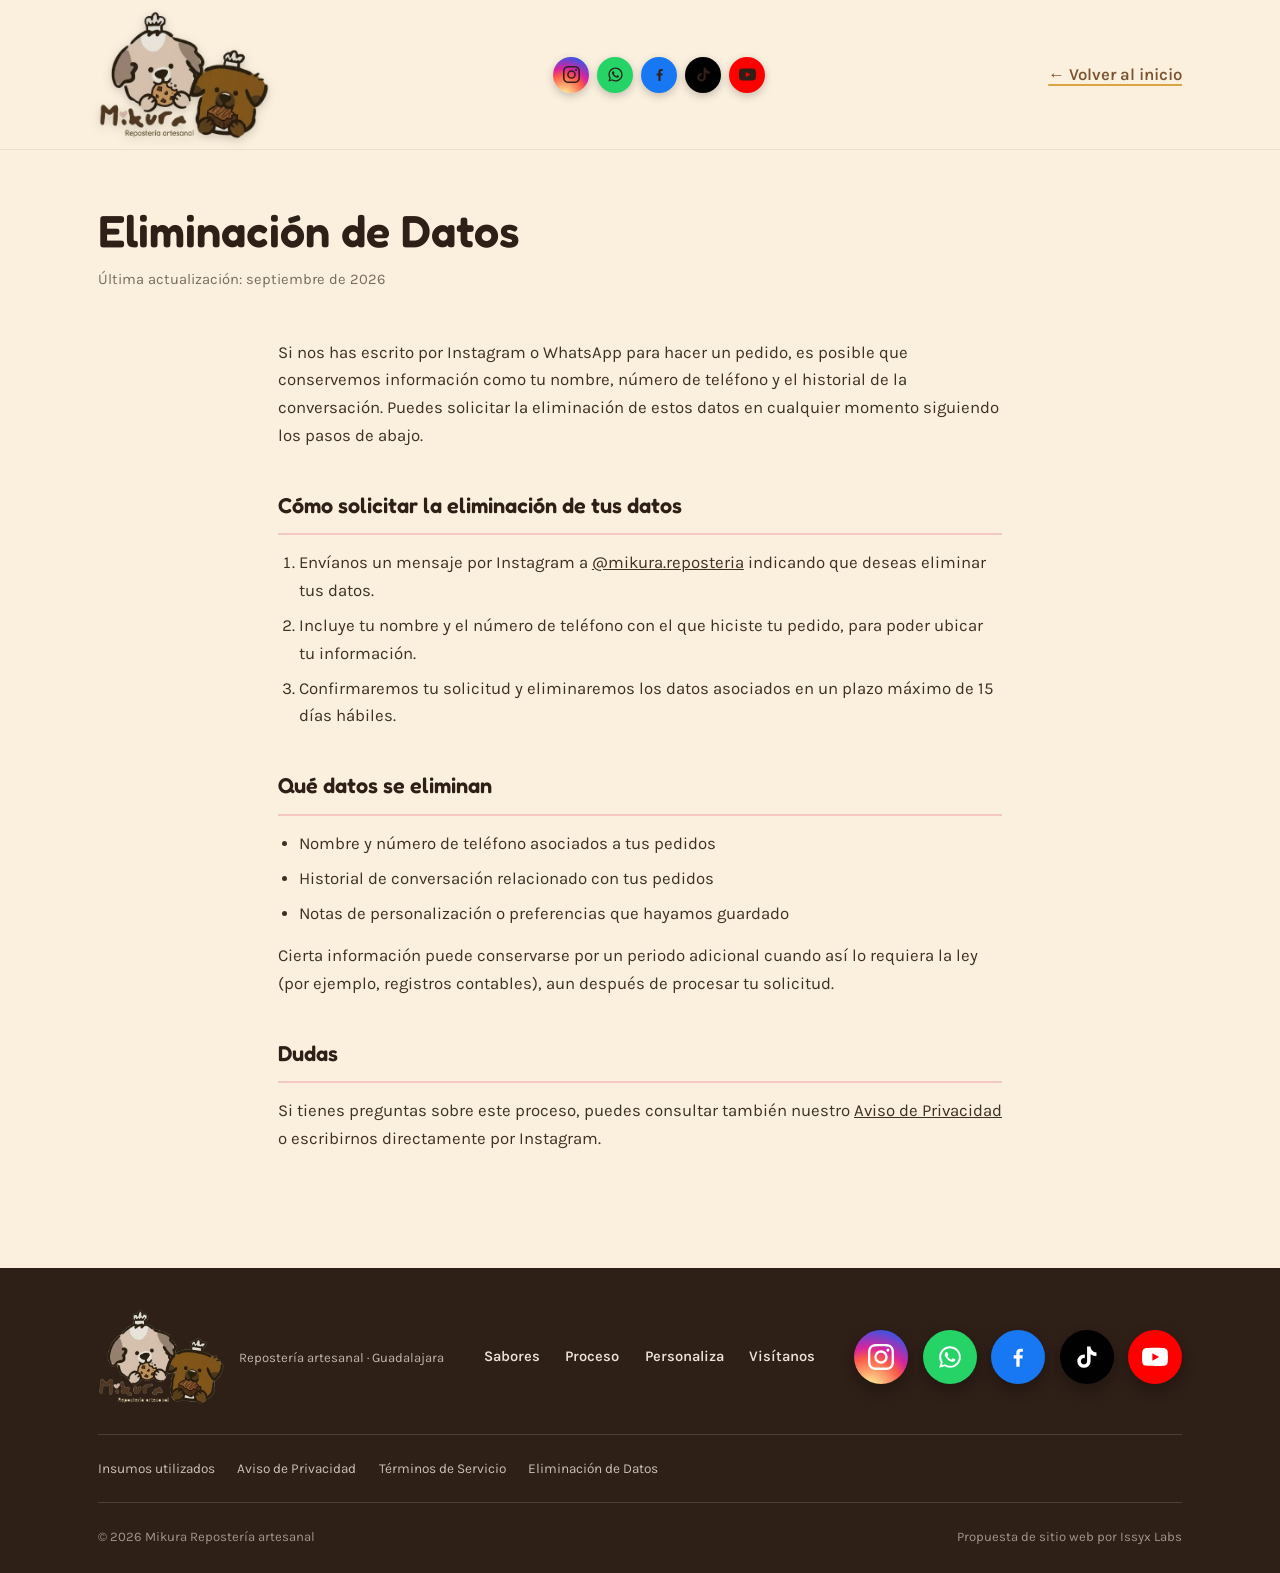
<file: eliminacion-datos.html>
<!DOCTYPE html>
<html lang="es-MX">
<head>
<meta charset="UTF-8">
<meta name="viewport" content="width=device-width, initial-scale=1.0">
<title>Eliminación de Datos | Mikura</title>
<link rel="preconnect" href="https://fonts.googleapis.com">
<link rel="preconnect" href="https://fonts.gstatic.com" crossorigin>
<link href="https://fonts.googleapis.com/css2?family=Fredoka:wght@400;500;600;700&family=Karla:wght@400;500;600;700&display=swap" rel="stylesheet">
<link rel="stylesheet" href="styles.css">
</head>
<body>

<header>
  <div class="subnav">
    <a href="index.html" class="brand">
      <img src="logo.png" alt="Mikura, repostería artesanal">
    </a>
    <div class="social-row small on-cream" aria-label="Redes sociales de Mikura">
      <a href="https://www.instagram.com/mikura.reposteria/" target="_blank" rel="noopener" class="social-icon ig" aria-label="Instagram">
        <svg viewBox="0 0 24 24"><path d="M12 0C8.74 0 8.333.014 7.053.072 5.775.132 4.905.333 4.14.63c-.789.306-1.459.717-2.126 1.384S.935 3.35.63 4.14C.333 4.905.131 5.775.072 7.053.014 8.333 0 8.74 0 12s.014 3.667.072 4.947c.06 1.277.261 2.148.558 2.913.306.788.717 1.459 1.384 2.126.667.666 1.336 1.079 2.126 1.384.766.296 1.636.499 2.913.558C8.333 23.988 8.74 24 12 24s3.667-.014 4.947-.072c1.277-.06 2.148-.262 2.913-.558.788-.306 1.459-.718 2.126-1.384.666-.667 1.079-1.335 1.384-2.126.296-.765.499-1.636.558-2.913.06-1.28.072-1.687.072-4.947s-.014-3.667-.072-4.947c-.06-1.277-.262-2.149-.558-2.913-.306-.789-.718-1.459-1.384-2.126C21.319 1.347 20.651.935 19.86.63c-.765-.297-1.636-.499-2.913-.558C15.667.014 15.26 0 12 0Zm0 2.16c3.2 0 3.58.01 4.85.07 1.17.05 1.8.25 2.23.42.56.21.96.48 1.38.9.42.42.68.82.9 1.38.16.42.36 1.06.41 2.23.06 1.27.07 1.65.07 4.85s-.01 3.58-.07 4.85c-.05 1.17-.25 1.8-.41 2.23-.22.56-.48.96-.9 1.38-.42.42-.82.68-1.38.9-.42.16-1.06.36-2.23.41-1.27.06-1.65.07-4.85.07s-3.58-.01-4.85-.07c-1.17-.05-1.8-.25-2.23-.41-.56-.22-.96-.48-1.38-.9-.42-.42-.68-.82-.9-1.38-.16-.42-.36-1.06-.41-2.23-.06-1.27-.07-1.65-.07-4.85s.01-3.58.07-4.85c.05-1.17.25-1.8.41-2.23.22-.56.48-.96.9-1.38.42-.42.82-.68 1.38-.9.42-.16 1.06-.36 2.23-.41 1.27-.06 1.65-.07 4.85-.07ZM12 5.84A6.16 6.16 0 1 0 12 18.16 6.16 6.16 0 0 0 12 5.84Zm0 10.16A4 4 0 1 1 12 8a4 4 0 0 1 0 8Zm7.85-10.4a1.44 1.44 0 1 1-2.88 0 1.44 1.44 0 0 1 2.88 0Z"/></svg>
      </a>
      <a href="#" class="social-icon pending wa" data-pending="WhatsApp" aria-label="WhatsApp">
        <svg viewBox="0 0 24 24"><path d="M12.02 2C6.5 2 2.03 6.48 2.03 12c0 1.86.5 3.62 1.42 5.14L2 22l4.98-1.4a9.94 9.94 0 0 0 5.04 1.37h.01c5.51 0 9.98-4.48 9.98-10S17.53 2 12.02 2Zm0 18.1h-.01a8.1 8.1 0 0 1-4.14-1.13l-.3-.18-3.07.87.82-3.03-.2-.31a8.16 8.16 0 0 1-1.24-4.32c0-4.52 3.66-8.19 8.16-8.19a8.13 8.13 0 0 1 8.14 8.2c0 4.52-3.67 8.19-8.16 8.19Zm4.46-6.14c-.24-.12-1.44-.71-1.66-.79-.22-.08-.38-.12-.55.12-.16.24-.63.79-.77.95-.14.16-.28.18-.52.06-.24-.12-1.02-.38-1.94-1.2-.72-.64-1.2-1.44-1.35-1.68-.14-.24-.02-.37.11-.49.11-.11.24-.28.36-.42.12-.14.16-.24.24-.4.08-.16.04-.3-.02-.42-.06-.12-.55-1.33-.76-1.82-.2-.48-.4-.41-.55-.42h-.47c-.16 0-.42.06-.64.3-.22.24-.84.82-.84 2s.86 2.32.98 2.48c.12.16 1.7 2.6 4.12 3.64.58.25 1.03.4 1.38.51.58.18 1.11.16 1.53.1.47-.07 1.44-.59 1.64-1.16.2-.57.2-1.06.14-1.16-.06-.1-.22-.16-.46-.28Z"/></svg>
      </a>
      <a href="#" class="social-icon pending fb" data-pending="Facebook" aria-label="Facebook">
        <svg viewBox="0 0 24 24"><path d="M13.5 21v-7.6h2.55l.38-2.96h-2.93V8.56c0-.86.24-1.44 1.47-1.44h1.57V4.46c-.27-.04-1.2-.12-2.28-.12-2.26 0-3.8 1.38-3.8 3.9v2.18H8v2.96h2.46V21h3.04Z"/></svg>
      </a>
      <a href="#" class="social-icon pending tt" data-pending="TikTok" aria-label="TikTok">
        <svg viewBox="0 0 24 24"><path d="M16.6 5.82c-.85-.93-1.32-2.14-1.32-3.4h-3.2v13.44c0 1.6-1.3 2.9-2.9 2.9s-2.9-1.3-2.9-2.9 1.3-2.9 2.9-2.9c.3 0 .58.04.85.13V9.8a6.1 6.1 0 0 0-.85-.06 6.13 6.13 0 1 0 6.13 6.13V9.4a9.28 9.28 0 0 0 5.42 1.73V7.94a5.44 5.44 0 0 1-4.13-2.12Z"/></svg>
      </a>
      <a href="#" class="social-icon pending yt" data-pending="YouTube" aria-label="YouTube">
        <svg viewBox="0 0 24 24"><path d="M23.5 6.19a3.02 3.02 0 0 0-2.12-2.14C19.51 3.55 12 3.55 12 3.55s-7.51 0-9.38.5A3.02 3.02 0 0 0 .5 6.19C0 8.07 0 12 0 12s0 3.93.5 5.81a3.02 3.02 0 0 0 2.12 2.14c1.87.5 9.38.5 9.38.5s7.51 0 9.38-.5a3.02 3.02 0 0 0 2.12-2.14C24 15.93 24 12 24 12s0-3.93-.5-5.81ZM9.55 15.57V8.43L15.82 12l-6.27 3.57Z"/></svg>
      </a>
    </div>
    <a href="index.html" class="link-underline">← Volver al inicio</a>
  </div>
</header>

<main>
  <section class="subpage-hero">
    <div class="wrap">
      <h1>Eliminación de Datos</h1>
      <p class="updated">Última actualización: septiembre de 2026</p>
    </div>
  </section>

  <section class="legal-content">
    <div class="wrap">

      <section>
        <p>Si nos has escrito por Instagram o WhatsApp para hacer un pedido, es posible que conservemos información como tu nombre, número de teléfono y el historial de la conversación. Puedes solicitar la eliminación de estos datos en cualquier momento siguiendo los pasos de abajo.</p>
      </section>

      <section>
        <h2>Cómo solicitar la eliminación de tus datos</h2>
        <ol>
          <li>Envíanos un mensaje por Instagram a <a href="https://www.instagram.com/mikura.reposteria/" target="_blank" rel="noopener">@mikura.reposteria</a> indicando que deseas eliminar tus datos.</li>
          <li>Incluye tu nombre y el número de teléfono con el que hiciste tu pedido, para poder ubicar tu información.</li>
          <li>Confirmaremos tu solicitud y eliminaremos los datos asociados en un plazo máximo de 15 días hábiles.</li>
        </ol>
      </section>

      <section>
        <h2>Qué datos se eliminan</h2>
        <ul>
          <li>Nombre y número de teléfono asociados a tus pedidos</li>
          <li>Historial de conversación relacionado con tus pedidos</li>
          <li>Notas de personalización o preferencias que hayamos guardado</li>
        </ul>
        <p>Cierta información puede conservarse por un periodo adicional cuando así lo requiera la ley (por ejemplo, registros contables), aun después de procesar tu solicitud.</p>
      </section>

      <section>
        <h2>Dudas</h2>
        <p>Si tienes preguntas sobre este proceso, puedes consultar también nuestro <a href="aviso-privacidad.html">Aviso de Privacidad</a> o escribirnos directamente por Instagram.</p>
      </section>

    </div>
  </section>
</main>

<footer>
  <div class="wrap">
    <div class="footer-top">
      <div class="footer-brand">
        <img src="logo.png" alt="Mikura, repostería artesanal">
        <span>Repostería artesanal · Guadalajara</span>
      </div>
      <div class="footer-links">
        <a href="index.html#sabores">Sabores</a>
        <a href="index.html#proceso">Proceso</a>
        <a href="index.html#personaliza">Personaliza</a>
        <a href="index.html#visitanos">Visítanos</a>
      </div>
      <div class="social-row">
        <a href="https://www.instagram.com/mikura.reposteria/" target="_blank" rel="noopener" class="social-icon ig" aria-label="Instagram">
          <svg viewBox="0 0 24 24"><path d="M12 0C8.74 0 8.333.014 7.053.072 5.775.132 4.905.333 4.14.63c-.789.306-1.459.717-2.126 1.384S.935 3.35.63 4.14C.333 4.905.131 5.775.072 7.053.014 8.333 0 8.74 0 12s.014 3.667.072 4.947c.06 1.277.261 2.148.558 2.913.306.788.717 1.459 1.384 2.126.667.666 1.336 1.079 2.126 1.384.766.296 1.636.499 2.913.558C8.333 23.988 8.74 24 12 24s3.667-.014 4.947-.072c1.277-.06 2.148-.262 2.913-.558.788-.306 1.459-.718 2.126-1.384.666-.667 1.079-1.335 1.384-2.126.296-.765.499-1.636.558-2.913.06-1.28.072-1.687.072-4.947s-.014-3.667-.072-4.947c-.06-1.277-.262-2.149-.558-2.913-.306-.789-.718-1.459-1.384-2.126C21.319 1.347 20.651.935 19.86.63c-.765-.297-1.636-.499-2.913-.558C15.667.014 15.26 0 12 0Zm0 2.16c3.2 0 3.58.01 4.85.07 1.17.05 1.8.25 2.23.42.56.21.96.48 1.38.9.42.42.68.82.9 1.38.16.42.36 1.06.41 2.23.06 1.27.07 1.65.07 4.85s-.01 3.58-.07 4.85c-.05 1.17-.25 1.8-.41 2.23-.22.56-.48.96-.9 1.38-.42.42-.82.68-1.38.9-.42.16-1.06.36-2.23.41-1.27.06-1.65.07-4.85.07s-3.58-.01-4.85-.07c-1.17-.05-1.8-.25-2.23-.41-.56-.22-.96-.48-1.38-.9-.42-.42-.68-.82-.9-1.38-.16-.42-.36-1.06-.41-2.23-.06-1.27-.07-1.65-.07-4.85s.01-3.58.07-4.85c.05-1.17.25-1.8.41-2.23.22-.56.48-.96.9-1.38.42-.42.82-.68 1.38-.9.42-.16 1.06-.36 2.23-.41 1.27-.06 1.65-.07 4.85-.07ZM12 5.84A6.16 6.16 0 1 0 12 18.16 6.16 6.16 0 0 0 12 5.84Zm0 10.16A4 4 0 1 1 12 8a4 4 0 0 1 0 8Zm7.85-10.4a1.44 1.44 0 1 1-2.88 0 1.44 1.44 0 0 1 2.88 0Z"/></svg>
        </a>
        <a href="#" class="social-icon pending wa" data-pending="WhatsApp" aria-label="WhatsApp">
          <svg viewBox="0 0 24 24"><path d="M12.02 2C6.5 2 2.03 6.48 2.03 12c0 1.86.5 3.62 1.42 5.14L2 22l4.98-1.4a9.94 9.94 0 0 0 5.04 1.37h.01c5.51 0 9.98-4.48 9.98-10S17.53 2 12.02 2Zm0 18.1h-.01a8.1 8.1 0 0 1-4.14-1.13l-.3-.18-3.07.87.82-3.03-.2-.31a8.16 8.16 0 0 1-1.24-4.32c0-4.52 3.66-8.19 8.16-8.19a8.13 8.13 0 0 1 8.14 8.2c0 4.52-3.67 8.19-8.16 8.19Zm4.46-6.14c-.24-.12-1.44-.71-1.66-.79-.22-.08-.38-.12-.55.12-.16.24-.63.79-.77.95-.14.16-.28.18-.52.06-.24-.12-1.02-.38-1.94-1.2-.72-.64-1.2-1.44-1.35-1.68-.14-.24-.02-.37.11-.49.11-.11.24-.28.36-.42.12-.14.16-.24.24-.4.08-.16.04-.3-.02-.42-.06-.12-.55-1.33-.76-1.82-.2-.48-.4-.41-.55-.42h-.47c-.16 0-.42.06-.64.3-.22.24-.84.82-.84 2s.86 2.32.98 2.48c.12.16 1.7 2.6 4.12 3.64.58.25 1.03.4 1.38.51.58.18 1.11.16 1.53.1.47-.07 1.44-.59 1.64-1.16.2-.57.2-1.06.14-1.16-.06-.1-.22-.16-.46-.28Z"/></svg>
        </a>
        <a href="#" class="social-icon pending fb" data-pending="Facebook" aria-label="Facebook">
          <svg viewBox="0 0 24 24"><path d="M13.5 21v-7.6h2.55l.38-2.96h-2.93V8.56c0-.86.24-1.44 1.47-1.44h1.57V4.46c-.27-.04-1.2-.12-2.28-.12-2.26 0-3.8 1.38-3.8 3.9v2.18H8v2.96h2.46V21h3.04Z"/></svg>
        </a>
        <a href="#" class="social-icon pending tt" data-pending="TikTok" aria-label="TikTok">
          <svg viewBox="0 0 24 24"><path d="M16.6 5.82c-.85-.93-1.32-2.14-1.32-3.4h-3.2v13.44c0 1.6-1.3 2.9-2.9 2.9s-2.9-1.3-2.9-2.9 1.3-2.9 2.9-2.9c.3 0 .58.04.85.13V9.8a6.1 6.1 0 0 0-.85-.06 6.13 6.13 0 1 0 6.13 6.13V9.4a9.28 9.28 0 0 0 5.42 1.73V7.94a5.44 5.44 0 0 1-4.13-2.12Z"/></svg>
        </a>
        <a href="#" class="social-icon pending yt" data-pending="YouTube" aria-label="YouTube">
          <svg viewBox="0 0 24 24"><path d="M23.5 6.19a3.02 3.02 0 0 0-2.12-2.14C19.51 3.55 12 3.55 12 3.55s-7.51 0-9.38.5A3.02 3.02 0 0 0 .5 6.19C0 8.07 0 12 0 12s0 3.93.5 5.81a3.02 3.02 0 0 0 2.12 2.14c1.87.5 9.38.5 9.38.5s7.51 0 9.38-.5a3.02 3.02 0 0 0 2.12-2.14C24 15.93 24 12 24 12s0-3.93-.5-5.81ZM9.55 15.57V8.43L15.82 12l-6.27 3.57Z"/></svg>
        </a>
      </div>
    </div>
    <div class="footer-legal">
      <a href="insumos.html">Insumos utilizados</a>
      <a href="aviso-privacidad.html">Aviso de Privacidad</a>
      <a href="terminos-servicio.html">Términos de Servicio</a>
      <a href="eliminacion-datos.html">Eliminación de Datos</a>
    </div>
    <div class="footer-bottom">
      <span>© 2026 Mikura Repostería artesanal</span>
      <span>Propuesta de sitio web por Issyx Labs</span>
    </div>
  </div>
</footer>

<script>
  function showToast(msg){
    let t = document.getElementById('toast');
    if(!t){
      t = document.createElement('div');
      t.id = 'toast';
      t.className = 'toast';
      document.body.appendChild(t);
    }
    t.textContent = msg;
    t.classList.add('show');
    clearTimeout(t._timer);
    t._timer = setTimeout(() => t.classList.remove('show'), 2200);
  }
  document.querySelectorAll('.social-icon.pending').forEach(el => {
    el.addEventListener('click', (e) => {
      e.preventDefault();
      showToast(`${el.dataset.pending}: por conectar`);
    });
  });
</script>

</body>
</html>
</file>
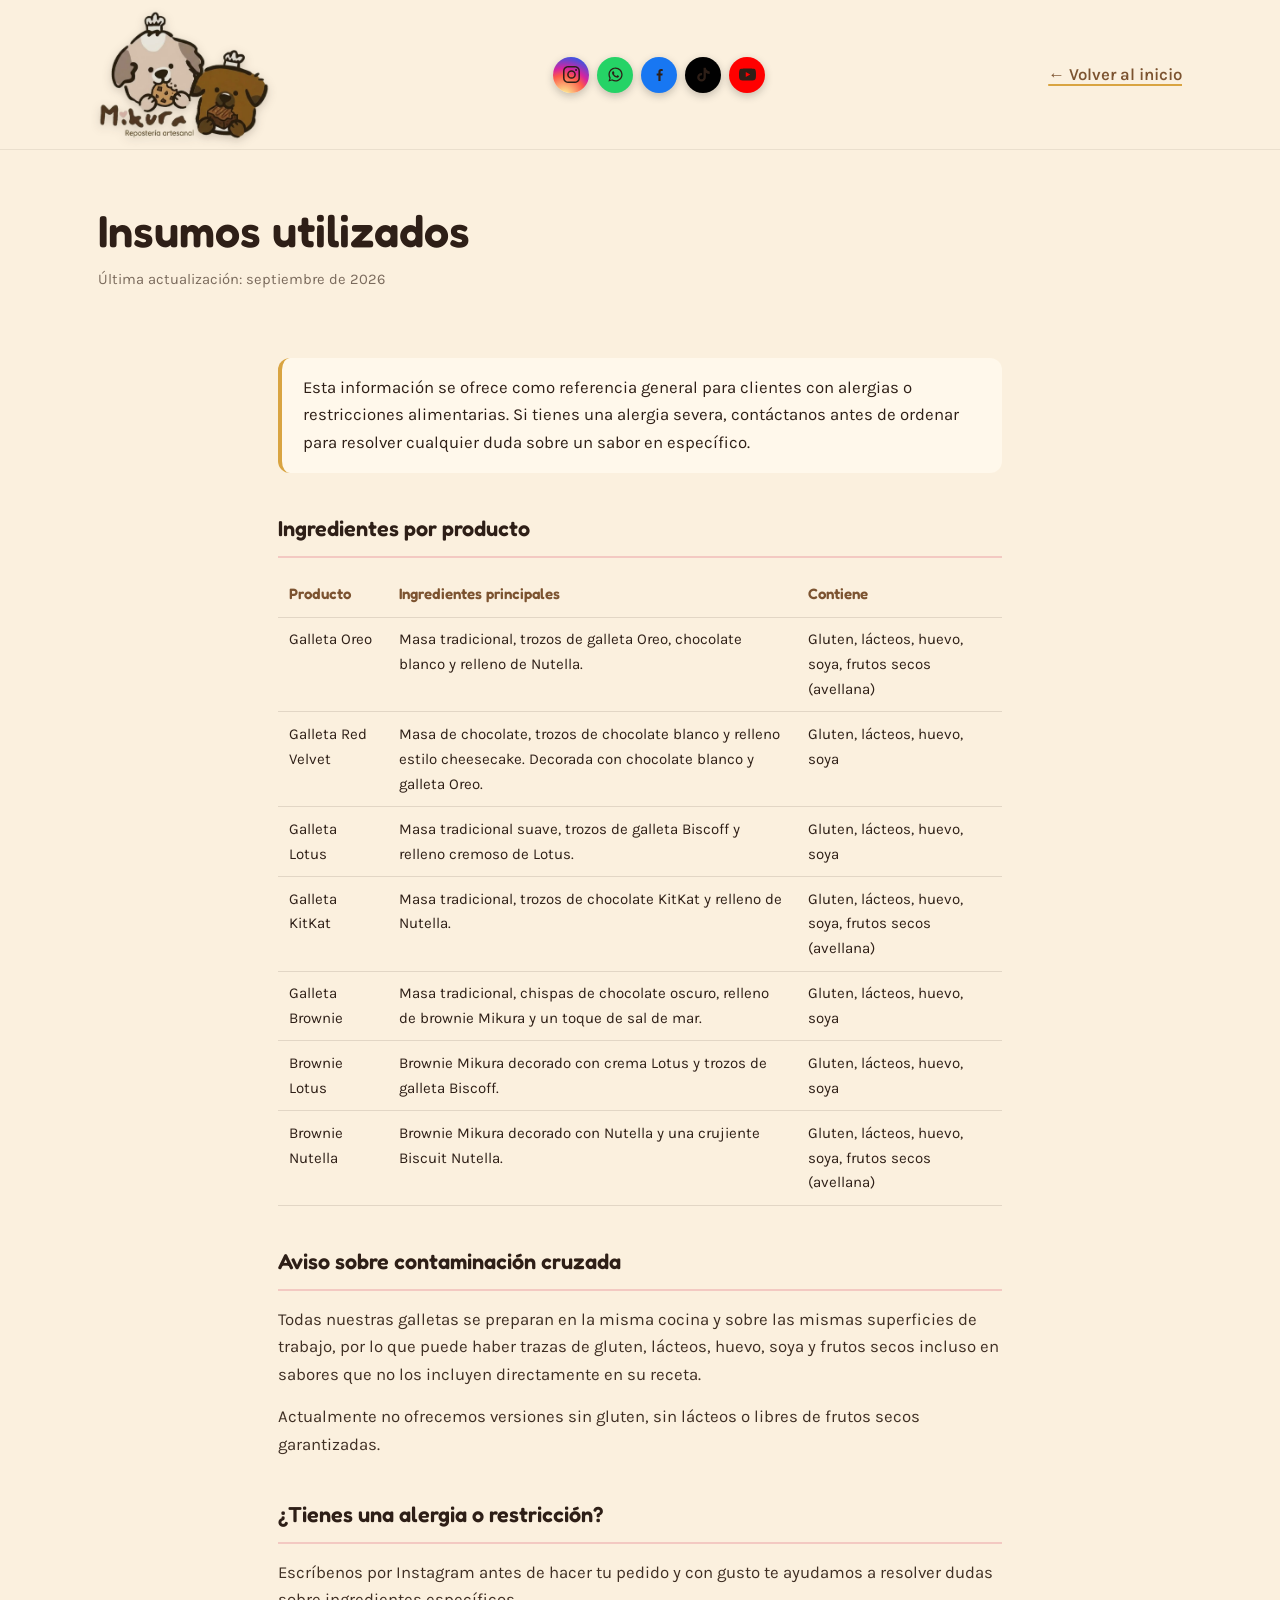
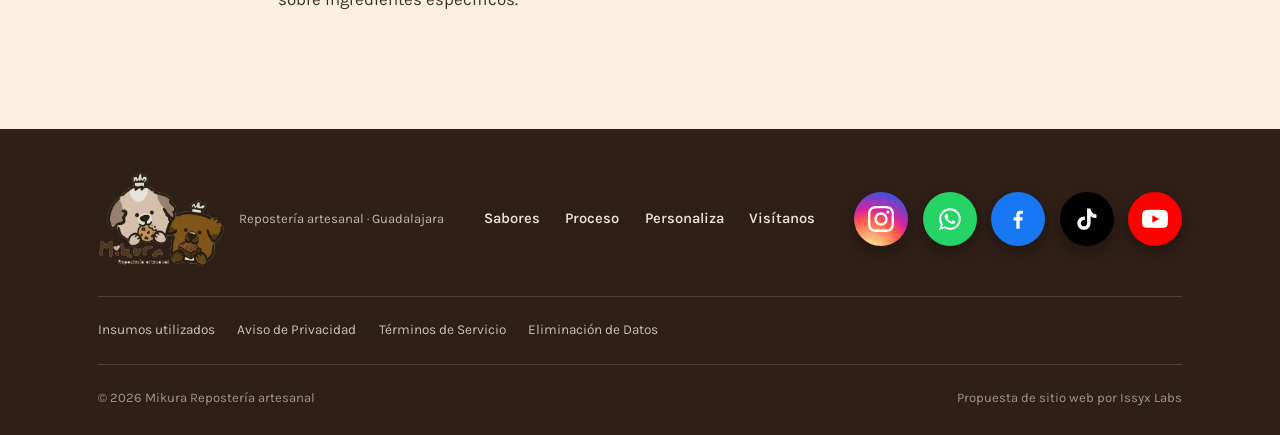
<file: insumos.html>
<!DOCTYPE html>
<html lang="es-MX">
<head>
<meta charset="UTF-8">
<meta name="viewport" content="width=device-width, initial-scale=1.0">
<title>Insumos utilizados | Mikura</title>
<link rel="preconnect" href="https://fonts.googleapis.com">
<link rel="preconnect" href="https://fonts.gstatic.com" crossorigin>
<link href="https://fonts.googleapis.com/css2?family=Fredoka:wght@400;500;600;700&family=Karla:wght@400;500;600;700&display=swap" rel="stylesheet">
<link rel="stylesheet" href="styles.css">
</head>
<body>

<header>
  <div class="subnav">
    <a href="index.html" class="brand">
      <img src="logo.png" alt="Mikura, repostería artesanal">
    </a>
    <div class="social-row small on-cream" aria-label="Redes sociales de Mikura">
      <a href="https://www.instagram.com/mikura.reposteria/" target="_blank" rel="noopener" class="social-icon ig" aria-label="Instagram">
        <svg viewBox="0 0 24 24"><path d="M12 0C8.74 0 8.333.014 7.053.072 5.775.132 4.905.333 4.14.63c-.789.306-1.459.717-2.126 1.384S.935 3.35.63 4.14C.333 4.905.131 5.775.072 7.053.014 8.333 0 8.74 0 12s.014 3.667.072 4.947c.06 1.277.261 2.148.558 2.913.306.788.717 1.459 1.384 2.126.667.666 1.336 1.079 2.126 1.384.766.296 1.636.499 2.913.558C8.333 23.988 8.74 24 12 24s3.667-.014 4.947-.072c1.277-.06 2.148-.262 2.913-.558.788-.306 1.459-.718 2.126-1.384.666-.667 1.079-1.335 1.384-2.126.296-.765.499-1.636.558-2.913.06-1.28.072-1.687.072-4.947s-.014-3.667-.072-4.947c-.06-1.277-.262-2.149-.558-2.913-.306-.789-.718-1.459-1.384-2.126C21.319 1.347 20.651.935 19.86.63c-.765-.297-1.636-.499-2.913-.558C15.667.014 15.26 0 12 0Zm0 2.16c3.2 0 3.58.01 4.85.07 1.17.05 1.8.25 2.23.42.56.21.96.48 1.38.9.42.42.68.82.9 1.38.16.42.36 1.06.41 2.23.06 1.27.07 1.65.07 4.85s-.01 3.58-.07 4.85c-.05 1.17-.25 1.8-.41 2.23-.22.56-.48.96-.9 1.38-.42.42-.82.68-1.38.9-.42.16-1.06.36-2.23.41-1.27.06-1.65.07-4.85.07s-3.58-.01-4.85-.07c-1.17-.05-1.8-.25-2.23-.41-.56-.22-.96-.48-1.38-.9-.42-.42-.68-.82-.9-1.38-.16-.42-.36-1.06-.41-2.23-.06-1.27-.07-1.65-.07-4.85s.01-3.58.07-4.85c.05-1.17.25-1.8.41-2.23.22-.56.48-.96.9-1.38.42-.42.82-.68 1.38-.9.42-.16 1.06-.36 2.23-.41 1.27-.06 1.65-.07 4.85-.07ZM12 5.84A6.16 6.16 0 1 0 12 18.16 6.16 6.16 0 0 0 12 5.84Zm0 10.16A4 4 0 1 1 12 8a4 4 0 0 1 0 8Zm7.85-10.4a1.44 1.44 0 1 1-2.88 0 1.44 1.44 0 0 1 2.88 0Z"/></svg>
      </a>
      <a href="#" class="social-icon pending wa" data-pending="WhatsApp" aria-label="WhatsApp">
        <svg viewBox="0 0 24 24"><path d="M12.02 2C6.5 2 2.03 6.48 2.03 12c0 1.86.5 3.62 1.42 5.14L2 22l4.98-1.4a9.94 9.94 0 0 0 5.04 1.37h.01c5.51 0 9.98-4.48 9.98-10S17.53 2 12.02 2Zm0 18.1h-.01a8.1 8.1 0 0 1-4.14-1.13l-.3-.18-3.07.87.82-3.03-.2-.31a8.16 8.16 0 0 1-1.24-4.32c0-4.52 3.66-8.19 8.16-8.19a8.13 8.13 0 0 1 8.14 8.2c0 4.52-3.67 8.19-8.16 8.19Zm4.46-6.14c-.24-.12-1.44-.71-1.66-.79-.22-.08-.38-.12-.55.12-.16.24-.63.79-.77.95-.14.16-.28.18-.52.06-.24-.12-1.02-.38-1.94-1.2-.72-.64-1.2-1.44-1.35-1.68-.14-.24-.02-.37.11-.49.11-.11.24-.28.36-.42.12-.14.16-.24.24-.4.08-.16.04-.3-.02-.42-.06-.12-.55-1.33-.76-1.82-.2-.48-.4-.41-.55-.42h-.47c-.16 0-.42.06-.64.3-.22.24-.84.82-.84 2s.86 2.32.98 2.48c.12.16 1.7 2.6 4.12 3.64.58.25 1.03.4 1.38.51.58.18 1.11.16 1.53.1.47-.07 1.44-.59 1.64-1.16.2-.57.2-1.06.14-1.16-.06-.1-.22-.16-.46-.28Z"/></svg>
      </a>
      <a href="#" class="social-icon pending fb" data-pending="Facebook" aria-label="Facebook">
        <svg viewBox="0 0 24 24"><path d="M13.5 21v-7.6h2.55l.38-2.96h-2.93V8.56c0-.86.24-1.44 1.47-1.44h1.57V4.46c-.27-.04-1.2-.12-2.28-.12-2.26 0-3.8 1.38-3.8 3.9v2.18H8v2.96h2.46V21h3.04Z"/></svg>
      </a>
      <a href="#" class="social-icon pending tt" data-pending="TikTok" aria-label="TikTok">
        <svg viewBox="0 0 24 24"><path d="M16.6 5.82c-.85-.93-1.32-2.14-1.32-3.4h-3.2v13.44c0 1.6-1.3 2.9-2.9 2.9s-2.9-1.3-2.9-2.9 1.3-2.9 2.9-2.9c.3 0 .58.04.85.13V9.8a6.1 6.1 0 0 0-.85-.06 6.13 6.13 0 1 0 6.13 6.13V9.4a9.28 9.28 0 0 0 5.42 1.73V7.94a5.44 5.44 0 0 1-4.13-2.12Z"/></svg>
      </a>
      <a href="#" class="social-icon pending yt" data-pending="YouTube" aria-label="YouTube">
        <svg viewBox="0 0 24 24"><path d="M23.5 6.19a3.02 3.02 0 0 0-2.12-2.14C19.51 3.55 12 3.55 12 3.55s-7.51 0-9.38.5A3.02 3.02 0 0 0 .5 6.19C0 8.07 0 12 0 12s0 3.93.5 5.81a3.02 3.02 0 0 0 2.12 2.14c1.87.5 9.38.5 9.38.5s7.51 0 9.38-.5a3.02 3.02 0 0 0 2.12-2.14C24 15.93 24 12 24 12s0-3.93-.5-5.81ZM9.55 15.57V8.43L15.82 12l-6.27 3.57Z"/></svg>
      </a>
    </div>
    <a href="index.html" class="link-underline">← Volver al inicio</a>
  </div>
</header>

<main>
  <section class="subpage-hero">
    <div class="wrap">
      <h1>Insumos utilizados</h1>
      <p class="updated">Última actualización: septiembre de 2026</p>
    </div>
  </section>

  <section class="legal-content">
    <div class="wrap">

      <section>
        <div class="callout">
          Esta información se ofrece como referencia general para clientes con alergias o restricciones alimentarias. Si tienes una alergia severa, contáctanos antes de ordenar para resolver cualquier duda sobre un sabor en específico.
        </div>
      </section>

      <section>
        <h2>Ingredientes por producto</h2>
        <table>
          <tr><th>Producto</th><th>Ingredientes principales</th><th>Contiene</th></tr>
          <tr>
            <td>Galleta Oreo</td>
            <td>Masa tradicional, trozos de galleta Oreo, chocolate blanco y relleno de Nutella.</td>
            <td>Gluten, lácteos, huevo, soya, frutos secos (avellana)</td>
          </tr>
          <tr>
            <td>Galleta Red Velvet</td>
            <td>Masa de chocolate, trozos de chocolate blanco y relleno estilo cheesecake. Decorada con chocolate blanco y galleta Oreo.</td>
            <td>Gluten, lácteos, huevo, soya</td>
          </tr>
          <tr>
            <td>Galleta Lotus</td>
            <td>Masa tradicional suave, trozos de galleta Biscoff y relleno cremoso de Lotus.</td>
            <td>Gluten, lácteos, huevo, soya</td>
          </tr>
          <tr>
            <td>Galleta KitKat</td>
            <td>Masa tradicional, trozos de chocolate KitKat y relleno de Nutella.</td>
            <td>Gluten, lácteos, huevo, soya, frutos secos (avellana)</td>
          </tr>
          <tr>
            <td>Galleta Brownie</td>
            <td>Masa tradicional, chispas de chocolate oscuro, relleno de brownie Mikura y un toque de sal de mar.</td>
            <td>Gluten, lácteos, huevo, soya</td>
          </tr>
          <tr>
            <td>Brownie Lotus</td>
            <td>Brownie Mikura decorado con crema Lotus y trozos de galleta Biscoff.</td>
            <td>Gluten, lácteos, huevo, soya</td>
          </tr>
          <tr>
            <td>Brownie Nutella</td>
            <td>Brownie Mikura decorado con Nutella y una crujiente Biscuit Nutella.</td>
            <td>Gluten, lácteos, huevo, soya, frutos secos (avellana)</td>
          </tr>
        </table>
      </section>

      <section>
        <h2>Aviso sobre contaminación cruzada</h2>
        <p>Todas nuestras galletas se preparan en la misma cocina y sobre las mismas superficies de trabajo, por lo que puede haber trazas de gluten, lácteos, huevo, soya y frutos secos incluso en sabores que no los incluyen directamente en su receta.</p>
        <p>Actualmente no ofrecemos versiones sin gluten, sin lácteos o libres de frutos secos garantizadas.</p>
      </section>

      <section>
        <h2>¿Tienes una alergia o restricción?</h2>
        <p>Escríbenos por Instagram antes de hacer tu pedido y con gusto te ayudamos a resolver dudas sobre ingredientes específicos.</p>
      </section>

    </div>
  </section>
</main>

<footer>
  <div class="wrap">
    <div class="footer-top">
      <div class="footer-brand">
        <img src="logo.png" alt="Mikura, repostería artesanal">
        <span>Repostería artesanal · Guadalajara</span>
      </div>
      <div class="footer-links">
        <a href="index.html#sabores">Sabores</a>
        <a href="index.html#proceso">Proceso</a>
        <a href="index.html#personaliza">Personaliza</a>
        <a href="index.html#visitanos">Visítanos</a>
      </div>
      <div class="social-row">
        <a href="https://www.instagram.com/mikura.reposteria/" target="_blank" rel="noopener" class="social-icon ig" aria-label="Instagram">
          <svg viewBox="0 0 24 24"><path d="M12 0C8.74 0 8.333.014 7.053.072 5.775.132 4.905.333 4.14.63c-.789.306-1.459.717-2.126 1.384S.935 3.35.63 4.14C.333 4.905.131 5.775.072 7.053.014 8.333 0 8.74 0 12s.014 3.667.072 4.947c.06 1.277.261 2.148.558 2.913.306.788.717 1.459 1.384 2.126.667.666 1.336 1.079 2.126 1.384.766.296 1.636.499 2.913.558C8.333 23.988 8.74 24 12 24s3.667-.014 4.947-.072c1.277-.06 2.148-.262 2.913-.558.788-.306 1.459-.718 2.126-1.384.666-.667 1.079-1.335 1.384-2.126.296-.765.499-1.636.558-2.913.06-1.28.072-1.687.072-4.947s-.014-3.667-.072-4.947c-.06-1.277-.262-2.149-.558-2.913-.306-.789-.718-1.459-1.384-2.126C21.319 1.347 20.651.935 19.86.63c-.765-.297-1.636-.499-2.913-.558C15.667.014 15.26 0 12 0Zm0 2.16c3.2 0 3.58.01 4.85.07 1.17.05 1.8.25 2.23.42.56.21.96.48 1.38.9.42.42.68.82.9 1.38.16.42.36 1.06.41 2.23.06 1.27.07 1.65.07 4.85s-.01 3.58-.07 4.85c-.05 1.17-.25 1.8-.41 2.23-.22.56-.48.96-.9 1.38-.42.42-.82.68-1.38.9-.42.16-1.06.36-2.23.41-1.27.06-1.65.07-4.85.07s-3.58-.01-4.85-.07c-1.17-.05-1.8-.25-2.23-.41-.56-.22-.96-.48-1.38-.9-.42-.42-.68-.82-.9-1.38-.16-.42-.36-1.06-.41-2.23-.06-1.27-.07-1.65-.07-4.85s.01-3.58.07-4.85c.05-1.17.25-1.8.41-2.23.22-.56.48-.96.9-1.38.42-.42.82-.68 1.38-.9.42-.16 1.06-.36 2.23-.41 1.27-.06 1.65-.07 4.85-.07ZM12 5.84A6.16 6.16 0 1 0 12 18.16 6.16 6.16 0 0 0 12 5.84Zm0 10.16A4 4 0 1 1 12 8a4 4 0 0 1 0 8Zm7.85-10.4a1.44 1.44 0 1 1-2.88 0 1.44 1.44 0 0 1 2.88 0Z"/></svg>
        </a>
        <a href="#" class="social-icon pending wa" data-pending="WhatsApp" aria-label="WhatsApp">
          <svg viewBox="0 0 24 24"><path d="M12.02 2C6.5 2 2.03 6.48 2.03 12c0 1.86.5 3.62 1.42 5.14L2 22l4.98-1.4a9.94 9.94 0 0 0 5.04 1.37h.01c5.51 0 9.98-4.48 9.98-10S17.53 2 12.02 2Zm0 18.1h-.01a8.1 8.1 0 0 1-4.14-1.13l-.3-.18-3.07.87.82-3.03-.2-.31a8.16 8.16 0 0 1-1.24-4.32c0-4.52 3.66-8.19 8.16-8.19a8.13 8.13 0 0 1 8.14 8.2c0 4.52-3.67 8.19-8.16 8.19Zm4.46-6.14c-.24-.12-1.44-.71-1.66-.79-.22-.08-.38-.12-.55.12-.16.24-.63.79-.77.95-.14.16-.28.18-.52.06-.24-.12-1.02-.38-1.94-1.2-.72-.64-1.2-1.44-1.35-1.68-.14-.24-.02-.37.11-.49.11-.11.24-.28.36-.42.12-.14.16-.24.24-.4.08-.16.04-.3-.02-.42-.06-.12-.55-1.33-.76-1.82-.2-.48-.4-.41-.55-.42h-.47c-.16 0-.42.06-.64.3-.22.24-.84.82-.84 2s.86 2.32.98 2.48c.12.16 1.7 2.6 4.12 3.64.58.25 1.03.4 1.38.51.58.18 1.11.16 1.53.1.47-.07 1.44-.59 1.64-1.16.2-.57.2-1.06.14-1.16-.06-.1-.22-.16-.46-.28Z"/></svg>
        </a>
        <a href="#" class="social-icon pending fb" data-pending="Facebook" aria-label="Facebook">
          <svg viewBox="0 0 24 24"><path d="M13.5 21v-7.6h2.55l.38-2.96h-2.93V8.56c0-.86.24-1.44 1.47-1.44h1.57V4.46c-.27-.04-1.2-.12-2.28-.12-2.26 0-3.8 1.38-3.8 3.9v2.18H8v2.96h2.46V21h3.04Z"/></svg>
        </a>
        <a href="#" class="social-icon pending tt" data-pending="TikTok" aria-label="TikTok">
          <svg viewBox="0 0 24 24"><path d="M16.6 5.82c-.85-.93-1.32-2.14-1.32-3.4h-3.2v13.44c0 1.6-1.3 2.9-2.9 2.9s-2.9-1.3-2.9-2.9 1.3-2.9 2.9-2.9c.3 0 .58.04.85.13V9.8a6.1 6.1 0 0 0-.85-.06 6.13 6.13 0 1 0 6.13 6.13V9.4a9.28 9.28 0 0 0 5.42 1.73V7.94a5.44 5.44 0 0 1-4.13-2.12Z"/></svg>
        </a>
        <a href="#" class="social-icon pending yt" data-pending="YouTube" aria-label="YouTube">
          <svg viewBox="0 0 24 24"><path d="M23.5 6.19a3.02 3.02 0 0 0-2.12-2.14C19.51 3.55 12 3.55 12 3.55s-7.51 0-9.38.5A3.02 3.02 0 0 0 .5 6.19C0 8.07 0 12 0 12s0 3.93.5 5.81a3.02 3.02 0 0 0 2.12 2.14c1.87.5 9.38.5 9.38.5s7.51 0 9.38-.5a3.02 3.02 0 0 0 2.12-2.14C24 15.93 24 12 24 12s0-3.93-.5-5.81ZM9.55 15.57V8.43L15.82 12l-6.27 3.57Z"/></svg>
        </a>
      </div>
    </div>
    <div class="footer-legal">
      <a href="insumos.html">Insumos utilizados</a>
      <a href="aviso-privacidad.html">Aviso de Privacidad</a>
      <a href="terminos-servicio.html">Términos de Servicio</a>
      <a href="eliminacion-datos.html">Eliminación de Datos</a>
    </div>
    <div class="footer-bottom">
      <span>© 2026 Mikura Repostería artesanal</span>
      <span>Propuesta de sitio web por Issyx Labs</span>
    </div>
  </div>
</footer>

<script>
  function showToast(msg){
    let t = document.getElementById('toast');
    if(!t){
      t = document.createElement('div');
      t.id = 'toast';
      t.className = 'toast';
      document.body.appendChild(t);
    }
    t.textContent = msg;
    t.classList.add('show');
    clearTimeout(t._timer);
    t._timer = setTimeout(() => t.classList.remove('show'), 2200);
  }
  document.querySelectorAll('.social-icon.pending').forEach(el => {
    el.addEventListener('click', (e) => {
      e.preventDefault();
      showToast(`${el.dataset.pending}: por conectar`);
    });
  });
</script>

</body>
</html>
</file>
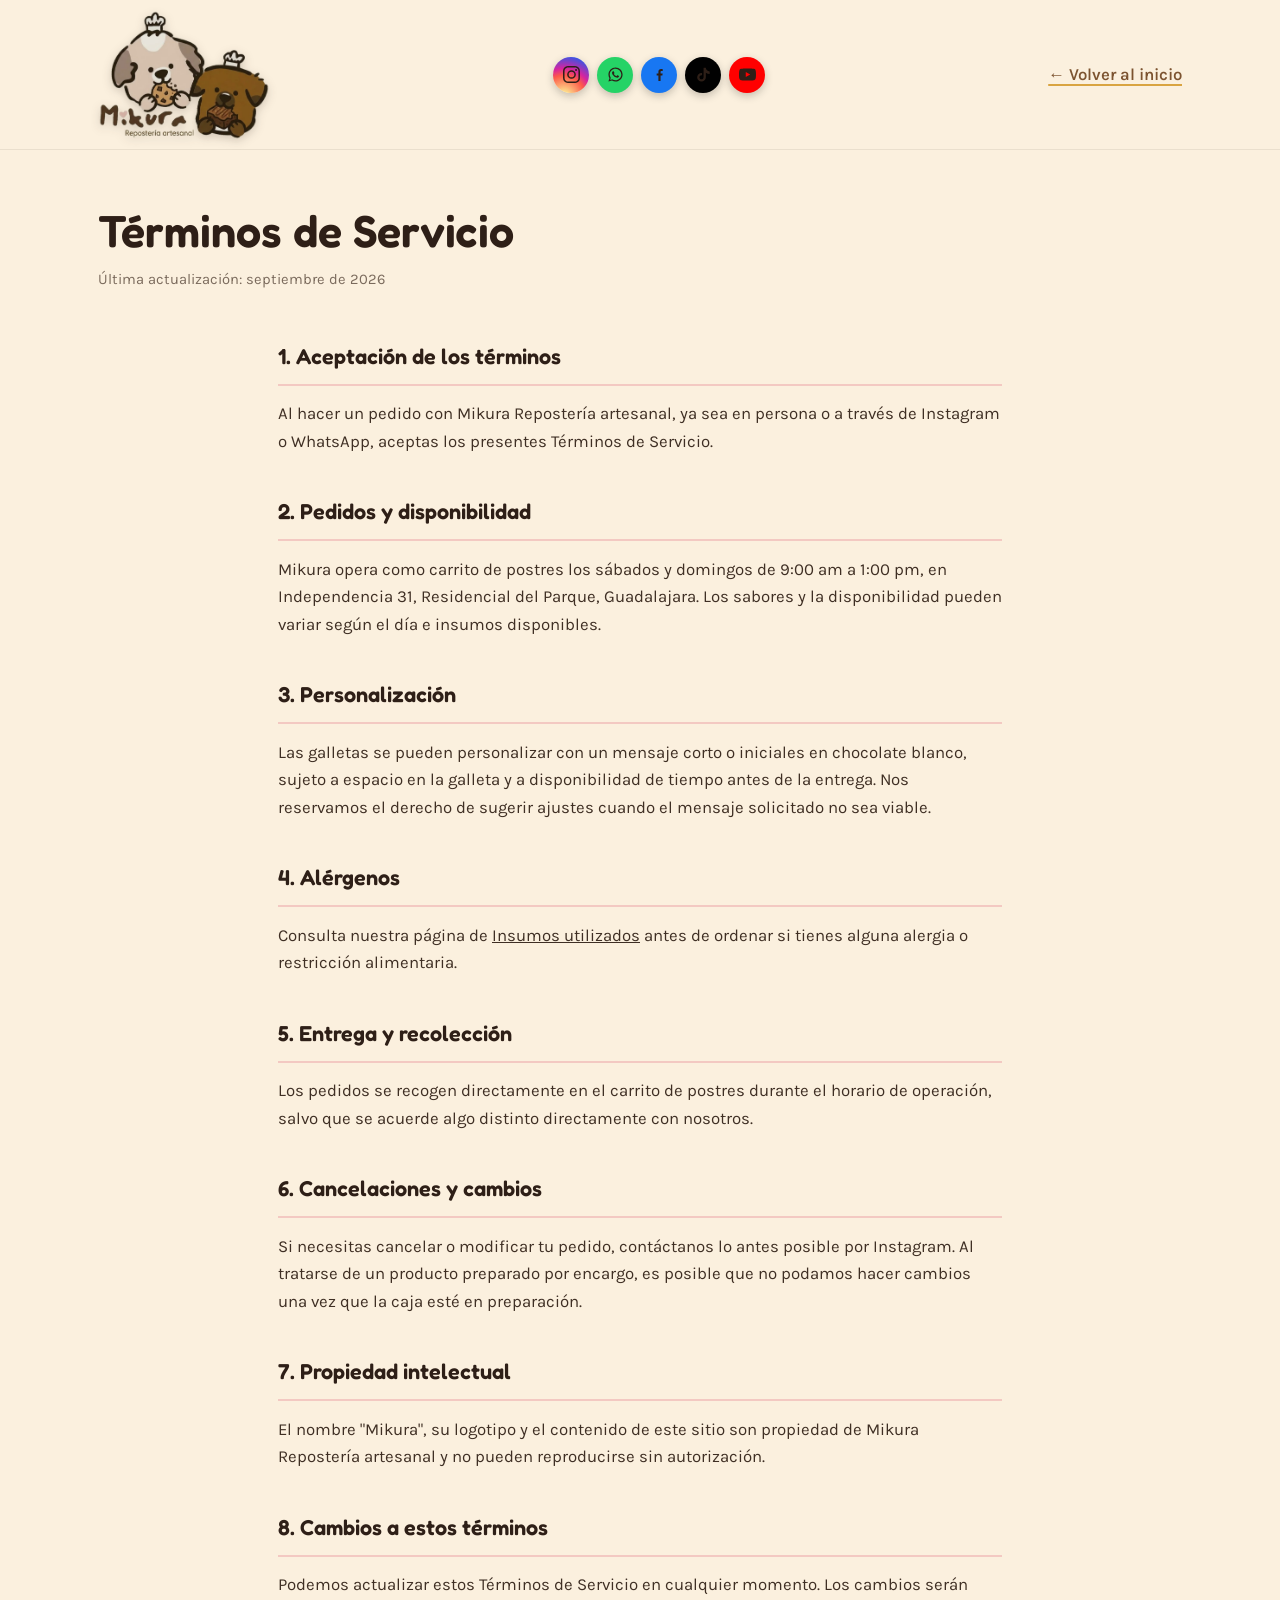
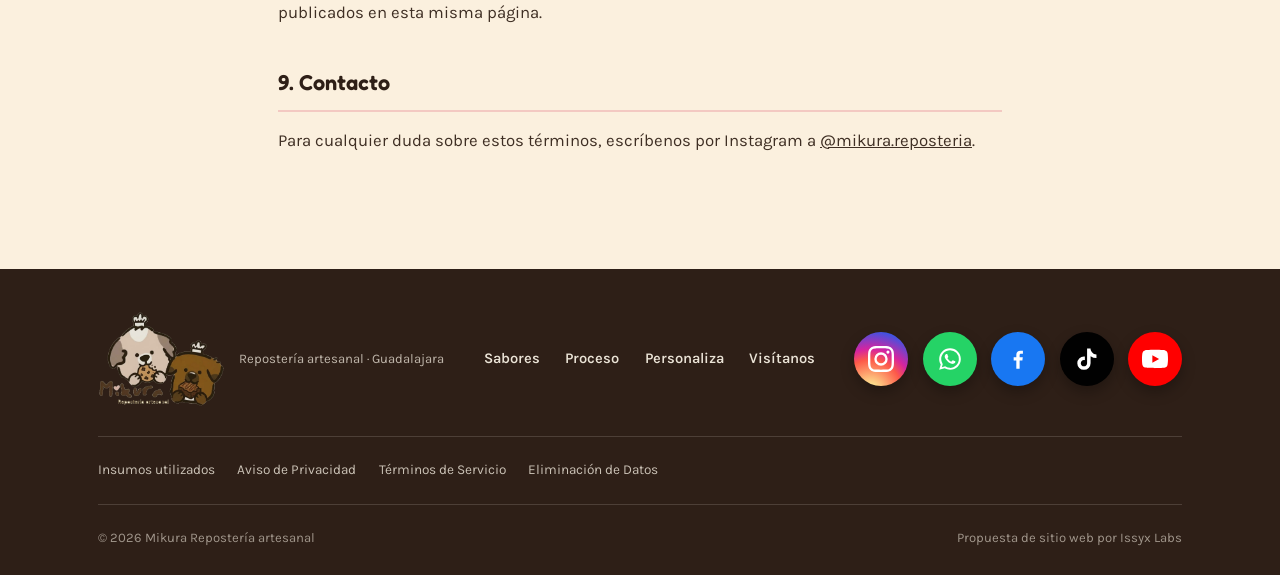
<file: terminos-servicio.html>
<!DOCTYPE html>
<html lang="es-MX">
<head>
<meta charset="UTF-8">
<meta name="viewport" content="width=device-width, initial-scale=1.0">
<title>Términos de Servicio | Mikura</title>
<link rel="preconnect" href="https://fonts.googleapis.com">
<link rel="preconnect" href="https://fonts.gstatic.com" crossorigin>
<link href="https://fonts.googleapis.com/css2?family=Fredoka:wght@400;500;600;700&family=Karla:wght@400;500;600;700&display=swap" rel="stylesheet">
<link rel="stylesheet" href="styles.css">
</head>
<body>

<header>
  <div class="subnav">
    <a href="index.html" class="brand">
      <img src="logo.png" alt="Mikura, repostería artesanal">
    </a>
    <div class="social-row small on-cream" aria-label="Redes sociales de Mikura">
      <a href="https://www.instagram.com/mikura.reposteria/" target="_blank" rel="noopener" class="social-icon ig" aria-label="Instagram">
        <svg viewBox="0 0 24 24"><path d="M12 0C8.74 0 8.333.014 7.053.072 5.775.132 4.905.333 4.14.63c-.789.306-1.459.717-2.126 1.384S.935 3.35.63 4.14C.333 4.905.131 5.775.072 7.053.014 8.333 0 8.74 0 12s.014 3.667.072 4.947c.06 1.277.261 2.148.558 2.913.306.788.717 1.459 1.384 2.126.667.666 1.336 1.079 2.126 1.384.766.296 1.636.499 2.913.558C8.333 23.988 8.74 24 12 24s3.667-.014 4.947-.072c1.277-.06 2.148-.262 2.913-.558.788-.306 1.459-.718 2.126-1.384.666-.667 1.079-1.335 1.384-2.126.296-.765.499-1.636.558-2.913.06-1.28.072-1.687.072-4.947s-.014-3.667-.072-4.947c-.06-1.277-.262-2.149-.558-2.913-.306-.789-.718-1.459-1.384-2.126C21.319 1.347 20.651.935 19.86.63c-.765-.297-1.636-.499-2.913-.558C15.667.014 15.26 0 12 0Zm0 2.16c3.2 0 3.58.01 4.85.07 1.17.05 1.8.25 2.23.42.56.21.96.48 1.38.9.42.42.68.82.9 1.38.16.42.36 1.06.41 2.23.06 1.27.07 1.65.07 4.85s-.01 3.58-.07 4.85c-.05 1.17-.25 1.8-.41 2.23-.22.56-.48.96-.9 1.38-.42.42-.82.68-1.38.9-.42.16-1.06.36-2.23.41-1.27.06-1.65.07-4.85.07s-3.58-.01-4.85-.07c-1.17-.05-1.8-.25-2.23-.41-.56-.22-.96-.48-1.38-.9-.42-.42-.68-.82-.9-1.38-.16-.42-.36-1.06-.41-2.23-.06-1.27-.07-1.65-.07-4.85s.01-3.58.07-4.85c.05-1.17.25-1.8.41-2.23.22-.56.48-.96.9-1.38.42-.42.82-.68 1.38-.9.42-.16 1.06-.36 2.23-.41 1.27-.06 1.65-.07 4.85-.07ZM12 5.84A6.16 6.16 0 1 0 12 18.16 6.16 6.16 0 0 0 12 5.84Zm0 10.16A4 4 0 1 1 12 8a4 4 0 0 1 0 8Zm7.85-10.4a1.44 1.44 0 1 1-2.88 0 1.44 1.44 0 0 1 2.88 0Z"/></svg>
      </a>
      <a href="#" class="social-icon pending wa" data-pending="WhatsApp" aria-label="WhatsApp">
        <svg viewBox="0 0 24 24"><path d="M12.02 2C6.5 2 2.03 6.48 2.03 12c0 1.86.5 3.62 1.42 5.14L2 22l4.98-1.4a9.94 9.94 0 0 0 5.04 1.37h.01c5.51 0 9.98-4.48 9.98-10S17.53 2 12.02 2Zm0 18.1h-.01a8.1 8.1 0 0 1-4.14-1.13l-.3-.18-3.07.87.82-3.03-.2-.31a8.16 8.16 0 0 1-1.24-4.32c0-4.52 3.66-8.19 8.16-8.19a8.13 8.13 0 0 1 8.14 8.2c0 4.52-3.67 8.19-8.16 8.19Zm4.46-6.14c-.24-.12-1.44-.71-1.66-.79-.22-.08-.38-.12-.55.12-.16.24-.63.79-.77.95-.14.16-.28.18-.52.06-.24-.12-1.02-.38-1.94-1.2-.72-.64-1.2-1.44-1.35-1.68-.14-.24-.02-.37.11-.49.11-.11.24-.28.36-.42.12-.14.16-.24.24-.4.08-.16.04-.3-.02-.42-.06-.12-.55-1.33-.76-1.82-.2-.48-.4-.41-.55-.42h-.47c-.16 0-.42.06-.64.3-.22.24-.84.82-.84 2s.86 2.32.98 2.48c.12.16 1.7 2.6 4.12 3.64.58.25 1.03.4 1.38.51.58.18 1.11.16 1.53.1.47-.07 1.44-.59 1.64-1.16.2-.57.2-1.06.14-1.16-.06-.1-.22-.16-.46-.28Z"/></svg>
      </a>
      <a href="#" class="social-icon pending fb" data-pending="Facebook" aria-label="Facebook">
        <svg viewBox="0 0 24 24"><path d="M13.5 21v-7.6h2.55l.38-2.96h-2.93V8.56c0-.86.24-1.44 1.47-1.44h1.57V4.46c-.27-.04-1.2-.12-2.28-.12-2.26 0-3.8 1.38-3.8 3.9v2.18H8v2.96h2.46V21h3.04Z"/></svg>
      </a>
      <a href="#" class="social-icon pending tt" data-pending="TikTok" aria-label="TikTok">
        <svg viewBox="0 0 24 24"><path d="M16.6 5.82c-.85-.93-1.32-2.14-1.32-3.4h-3.2v13.44c0 1.6-1.3 2.9-2.9 2.9s-2.9-1.3-2.9-2.9 1.3-2.9 2.9-2.9c.3 0 .58.04.85.13V9.8a6.1 6.1 0 0 0-.85-.06 6.13 6.13 0 1 0 6.13 6.13V9.4a9.28 9.28 0 0 0 5.42 1.73V7.94a5.44 5.44 0 0 1-4.13-2.12Z"/></svg>
      </a>
      <a href="#" class="social-icon pending yt" data-pending="YouTube" aria-label="YouTube">
        <svg viewBox="0 0 24 24"><path d="M23.5 6.19a3.02 3.02 0 0 0-2.12-2.14C19.51 3.55 12 3.55 12 3.55s-7.51 0-9.38.5A3.02 3.02 0 0 0 .5 6.19C0 8.07 0 12 0 12s0 3.93.5 5.81a3.02 3.02 0 0 0 2.12 2.14c1.87.5 9.38.5 9.38.5s7.51 0 9.38-.5a3.02 3.02 0 0 0 2.12-2.14C24 15.93 24 12 24 12s0-3.93-.5-5.81ZM9.55 15.57V8.43L15.82 12l-6.27 3.57Z"/></svg>
      </a>
    </div>
    <a href="index.html" class="link-underline">← Volver al inicio</a>
  </div>
</header>

<main>
  <section class="subpage-hero">
    <div class="wrap">
      <h1>Términos de Servicio</h1>
      <p class="updated">Última actualización: septiembre de 2026</p>
    </div>
  </section>

  <section class="legal-content">
    <div class="wrap">

      <section>
        <h2>1. Aceptación de los términos</h2>
        <p>Al hacer un pedido con Mikura Repostería artesanal, ya sea en persona o a través de Instagram o WhatsApp, aceptas los presentes Términos de Servicio.</p>
      </section>

      <section>
        <h2>2. Pedidos y disponibilidad</h2>
        <p>Mikura opera como carrito de postres los sábados y domingos de 9:00 am a 1:00 pm, en Independencia 31, Residencial del Parque, Guadalajara. Los sabores y la disponibilidad pueden variar según el día e insumos disponibles.</p>
      </section>

      <section>
        <h2>3. Personalización</h2>
        <p>Las galletas se pueden personalizar con un mensaje corto o iniciales en chocolate blanco, sujeto a espacio en la galleta y a disponibilidad de tiempo antes de la entrega. Nos reservamos el derecho de sugerir ajustes cuando el mensaje solicitado no sea viable.</p>
      </section>

      <section>
        <h2>4. Alérgenos</h2>
        <p>Consulta nuestra página de <a href="insumos.html">Insumos utilizados</a> antes de ordenar si tienes alguna alergia o restricción alimentaria.</p>
      </section>

      <section>
        <h2>5. Entrega y recolección</h2>
        <p>Los pedidos se recogen directamente en el carrito de postres durante el horario de operación, salvo que se acuerde algo distinto directamente con nosotros.</p>
      </section>

      <section>
        <h2>6. Cancelaciones y cambios</h2>
        <p>Si necesitas cancelar o modificar tu pedido, contáctanos lo antes posible por Instagram. Al tratarse de un producto preparado por encargo, es posible que no podamos hacer cambios una vez que la caja esté en preparación.</p>
      </section>

      <section>
        <h2>7. Propiedad intelectual</h2>
        <p>El nombre "Mikura", su logotipo y el contenido de este sitio son propiedad de Mikura Repostería artesanal y no pueden reproducirse sin autorización.</p>
      </section>

      <section>
        <h2>8. Cambios a estos términos</h2>
        <p>Podemos actualizar estos Términos de Servicio en cualquier momento. Los cambios serán publicados en esta misma página.</p>
      </section>

      <section>
        <h2>9. Contacto</h2>
        <p>Para cualquier duda sobre estos términos, escríbenos por Instagram a <a href="https://www.instagram.com/mikura.reposteria/" target="_blank" rel="noopener">@mikura.reposteria</a>.</p>
      </section>

    </div>
  </section>
</main>

<footer>
  <div class="wrap">
    <div class="footer-top">
      <div class="footer-brand">
        <img src="logo.png" alt="Mikura, repostería artesanal">
        <span>Repostería artesanal · Guadalajara</span>
      </div>
      <div class="footer-links">
        <a href="index.html#sabores">Sabores</a>
        <a href="index.html#proceso">Proceso</a>
        <a href="index.html#personaliza">Personaliza</a>
        <a href="index.html#visitanos">Visítanos</a>
      </div>
      <div class="social-row">
        <a href="https://www.instagram.com/mikura.reposteria/" target="_blank" rel="noopener" class="social-icon ig" aria-label="Instagram">
          <svg viewBox="0 0 24 24"><path d="M12 0C8.74 0 8.333.014 7.053.072 5.775.132 4.905.333 4.14.63c-.789.306-1.459.717-2.126 1.384S.935 3.35.63 4.14C.333 4.905.131 5.775.072 7.053.014 8.333 0 8.74 0 12s.014 3.667.072 4.947c.06 1.277.261 2.148.558 2.913.306.788.717 1.459 1.384 2.126.667.666 1.336 1.079 2.126 1.384.766.296 1.636.499 2.913.558C8.333 23.988 8.74 24 12 24s3.667-.014 4.947-.072c1.277-.06 2.148-.262 2.913-.558.788-.306 1.459-.718 2.126-1.384.666-.667 1.079-1.335 1.384-2.126.296-.765.499-1.636.558-2.913.06-1.28.072-1.687.072-4.947s-.014-3.667-.072-4.947c-.06-1.277-.262-2.149-.558-2.913-.306-.789-.718-1.459-1.384-2.126C21.319 1.347 20.651.935 19.86.63c-.765-.297-1.636-.499-2.913-.558C15.667.014 15.26 0 12 0Zm0 2.16c3.2 0 3.58.01 4.85.07 1.17.05 1.8.25 2.23.42.56.21.96.48 1.38.9.42.42.68.82.9 1.38.16.42.36 1.06.41 2.23.06 1.27.07 1.65.07 4.85s-.01 3.58-.07 4.85c-.05 1.17-.25 1.8-.41 2.23-.22.56-.48.96-.9 1.38-.42.42-.82.68-1.38.9-.42.16-1.06.36-2.23.41-1.27.06-1.65.07-4.85.07s-3.58-.01-4.85-.07c-1.17-.05-1.8-.25-2.23-.41-.56-.22-.96-.48-1.38-.9-.42-.42-.68-.82-.9-1.38-.16-.42-.36-1.06-.41-2.23-.06-1.27-.07-1.65-.07-4.85s.01-3.58.07-4.85c.05-1.17.25-1.8.41-2.23.22-.56.48-.96.9-1.38.42-.42.82-.68 1.38-.9.42-.16 1.06-.36 2.23-.41 1.27-.06 1.65-.07 4.85-.07ZM12 5.84A6.16 6.16 0 1 0 12 18.16 6.16 6.16 0 0 0 12 5.84Zm0 10.16A4 4 0 1 1 12 8a4 4 0 0 1 0 8Zm7.85-10.4a1.44 1.44 0 1 1-2.88 0 1.44 1.44 0 0 1 2.88 0Z"/></svg>
        </a>
        <a href="#" class="social-icon pending wa" data-pending="WhatsApp" aria-label="WhatsApp">
          <svg viewBox="0 0 24 24"><path d="M12.02 2C6.5 2 2.03 6.48 2.03 12c0 1.86.5 3.62 1.42 5.14L2 22l4.98-1.4a9.94 9.94 0 0 0 5.04 1.37h.01c5.51 0 9.98-4.48 9.98-10S17.53 2 12.02 2Zm0 18.1h-.01a8.1 8.1 0 0 1-4.14-1.13l-.3-.18-3.07.87.82-3.03-.2-.31a8.16 8.16 0 0 1-1.24-4.32c0-4.52 3.66-8.19 8.16-8.19a8.13 8.13 0 0 1 8.14 8.2c0 4.52-3.67 8.19-8.16 8.19Zm4.46-6.14c-.24-.12-1.44-.71-1.66-.79-.22-.08-.38-.12-.55.12-.16.24-.63.79-.77.95-.14.16-.28.18-.52.06-.24-.12-1.02-.38-1.94-1.2-.72-.64-1.2-1.44-1.35-1.68-.14-.24-.02-.37.11-.49.11-.11.24-.28.36-.42.12-.14.16-.24.24-.4.08-.16.04-.3-.02-.42-.06-.12-.55-1.33-.76-1.82-.2-.48-.4-.41-.55-.42h-.47c-.16 0-.42.06-.64.3-.22.24-.84.82-.84 2s.86 2.32.98 2.48c.12.16 1.7 2.6 4.12 3.64.58.25 1.03.4 1.38.51.58.18 1.11.16 1.53.1.47-.07 1.44-.59 1.64-1.16.2-.57.2-1.06.14-1.16-.06-.1-.22-.16-.46-.28Z"/></svg>
        </a>
        <a href="#" class="social-icon pending fb" data-pending="Facebook" aria-label="Facebook">
          <svg viewBox="0 0 24 24"><path d="M13.5 21v-7.6h2.55l.38-2.96h-2.93V8.56c0-.86.24-1.44 1.47-1.44h1.57V4.46c-.27-.04-1.2-.12-2.28-.12-2.26 0-3.8 1.38-3.8 3.9v2.18H8v2.96h2.46V21h3.04Z"/></svg>
        </a>
        <a href="#" class="social-icon pending tt" data-pending="TikTok" aria-label="TikTok">
          <svg viewBox="0 0 24 24"><path d="M16.6 5.82c-.85-.93-1.32-2.14-1.32-3.4h-3.2v13.44c0 1.6-1.3 2.9-2.9 2.9s-2.9-1.3-2.9-2.9 1.3-2.9 2.9-2.9c.3 0 .58.04.85.13V9.8a6.1 6.1 0 0 0-.85-.06 6.13 6.13 0 1 0 6.13 6.13V9.4a9.28 9.28 0 0 0 5.42 1.73V7.94a5.44 5.44 0 0 1-4.13-2.12Z"/></svg>
        </a>
        <a href="#" class="social-icon pending yt" data-pending="YouTube" aria-label="YouTube">
          <svg viewBox="0 0 24 24"><path d="M23.5 6.19a3.02 3.02 0 0 0-2.12-2.14C19.51 3.55 12 3.55 12 3.55s-7.51 0-9.38.5A3.02 3.02 0 0 0 .5 6.19C0 8.07 0 12 0 12s0 3.93.5 5.81a3.02 3.02 0 0 0 2.12 2.14c1.87.5 9.38.5 9.38.5s7.51 0 9.38-.5a3.02 3.02 0 0 0 2.12-2.14C24 15.93 24 12 24 12s0-3.93-.5-5.81ZM9.55 15.57V8.43L15.82 12l-6.27 3.57Z"/></svg>
        </a>
      </div>
    </div>
    <div class="footer-legal">
      <a href="insumos.html">Insumos utilizados</a>
      <a href="aviso-privacidad.html">Aviso de Privacidad</a>
      <a href="terminos-servicio.html">Términos de Servicio</a>
      <a href="eliminacion-datos.html">Eliminación de Datos</a>
    </div>
    <div class="footer-bottom">
      <span>© 2026 Mikura Repostería artesanal</span>
      <span>Propuesta de sitio web por Issyx Labs</span>
    </div>
  </div>
</footer>

<script>
  function showToast(msg){
    let t = document.getElementById('toast');
    if(!t){
      t = document.createElement('div');
      t.id = 'toast';
      t.className = 'toast';
      document.body.appendChild(t);
    }
    t.textContent = msg;
    t.classList.add('show');
    clearTimeout(t._timer);
    t._timer = setTimeout(() => t.classList.remove('show'), 2200);
  }
  document.querySelectorAll('.social-icon.pending').forEach(el => {
    el.addEventListener('click', (e) => {
      e.preventDefault();
      showToast(`${el.dataset.pending}: por conectar`);
    });
  });
</script>

</body>
</html>
</file>
<file: styles.css>
:root{
    --cream: #FBF0DE;
    --cream-soft: #FFF8EB;
    --kraft: #B98654;
    --kraft-dark: #7C5330;
    --cocoa: #2E1F17;
    --cherry: #C23B3B;
    --cherry-dark: #9A2E2E;
    --blush: #F3C9C2;
    --caramel: #D9A441;
    --max: 1180px;
  }

  *{box-sizing:border-box;}
  html{scroll-behavior:smooth;}
  body{
    margin:0;
    background:var(--cream);
    color:var(--cocoa);
    font-family:'Karla', sans-serif;
    font-size:1.05rem;
    line-height:1.65;
    -webkit-font-smoothing:antialiased;
  }
  img{max-width:100%;display:block;}
  a{color:inherit;}
  h1,h2,h3{
    font-family:'Fredoka', sans-serif;
    margin:0;
    font-weight:600;
    color:var(--cocoa);
  }
  .wrap{max-width:var(--max); margin:0 auto; padding:0 clamp(1.25rem, 4vw, 3rem);}
  :focus-visible{outline:3px solid var(--cherry); outline-offset:3px;}

  @media (prefers-reduced-motion: reduce){
    *{animation-duration:0.001ms !important; animation-iteration-count:1 !important; scroll-behavior:auto !important;}
    .zoom img{transition:none !important;}
    .zoom:hover img{transform:none !important;}
  }

  /* ---------- ZOOM UTILITY ---------- */
  .zoom{overflow:hidden;}
  .zoom img{transition:transform 0.55s cubic-bezier(.2,.8,.2,1);}
  .zoom:hover img{transform:scale(1.09);}

  /* ---------- NAV ---------- */
  header{
    position:sticky; top:0; z-index:50;
    background:rgba(251,240,222,0.92);
    backdrop-filter:blur(6px);
    border-bottom:1px solid rgba(46,31,23,0.08);
  }
  .nav{
    display:flex; align-items:center; justify-content:space-between;
    padding:0.6rem clamp(1.25rem, 4vw, 3rem);
    max-width:var(--max); margin:0 auto;
    flex-wrap:wrap; gap:0.6rem;
  }
  .brand{display:flex; align-items:center; gap:0.7rem; text-decoration:none;}
  .brand img{
    height:130px; width:auto;
    filter:drop-shadow(0 3px 5px rgba(46,31,23,0.2));
  }

  nav.links{display:flex; align-items:center; gap:1.9rem; flex-wrap:wrap;}
  nav.links a{
    text-decoration:none; font-weight:600; font-size:0.95rem; color:var(--cocoa);
    position:relative;
  }
  nav.links a:not(.btn)::after{
    content:''; position:absolute; left:0; right:0; bottom:-5px; height:2px;
    background:var(--cherry); transform:scaleX(0); transform-origin:left;
    transition:transform 0.25s ease;
  }
  nav.links a:not(.btn):hover::after{transform:scaleX(1);}

  .btn{
    display:inline-flex; align-items:center; gap:0.5rem;
    background:var(--cherry); color:var(--cream-soft);
    padding:0.7rem 1.4rem; border-radius:50px;
    font-family:'Fredoka'; font-weight:600; font-size:0.95rem;
    text-decoration:none; border:none; cursor:pointer;
    box-shadow:0 4px 0 var(--cherry-dark);
    transition:transform 0.15s ease, box-shadow 0.15s ease;
  }
  .btn:hover{transform:translateY(2px); box-shadow:0 2px 0 var(--cherry-dark);}
  .btn.ghost{
    background:transparent; color:var(--cocoa); box-shadow:none;
    border:2px solid var(--cocoa);
  }
  .btn.ghost:hover{background:var(--cocoa); color:var(--cream-soft); transform:none;}

  .nav-toggle{display:none;}

  /* ---------- HERO ---------- */
  .hero{
    padding:clamp(2.5rem,6vw,5rem) 0 clamp(3rem,7vw,5rem);
    overflow:hidden;
  }
  .hero .wrap{
    display:grid; grid-template-columns:1.05fr 0.95fr; gap:clamp(2rem,5vw,4rem);
    align-items:center;
  }
  .hero h1{
    font-size:clamp(2.5rem, 5.2vw, 3.7rem);
    line-height:1.06;
    letter-spacing:-0.01em;
  }
  .hero h1 em{
    font-style:normal;
    color:var(--cherry);
  }
  .hero p.lead{
    margin:1.3rem 0 2rem;
    max-width:44ch;
    font-size:1.12rem;
    color:#4a382c;
  }
  .hero-ctas{display:flex; align-items:center; gap:1.6rem; flex-wrap:wrap;}
  .link-underline{
    text-decoration:underline; text-decoration-color:var(--caramel); text-decoration-thickness:2px;
    text-underline-offset:4px; font-weight:600; color:var(--kraft-dark);
  }

  .hero-art{position:relative; display:flex; justify-content:center;}
  .hero-art .blob{
    position:absolute; inset:-6% -2% -2% -6%;
    background:var(--blush);
    border-radius:58% 42% 63% 37% / 41% 47% 53% 59%;
    z-index:0;
  }
  .hero-art .frame{
    position:relative; z-index:1;
    width:min(400px, 84%);
    aspect-ratio:4/5;
    transform:rotate(-4deg);
    border-radius:26px;
    overflow:hidden;
    box-shadow:0 24px 40px -14px rgba(46,31,23,0.45);
    border:8px solid var(--cream-soft);
  }
  .hero-art .frame img{width:100%; height:100%; object-fit:cover;}
  .hero-art .tape{
    position:absolute; top:-18px; left:50%; transform:translateX(-50%) rotate(-3deg);
    width:120px; height:38px; background:rgba(243,201,194,0.85);
    z-index:2; box-shadow:0 2px 4px rgba(0,0,0,0.15);
  }
  .hero-art .tag{
    position:absolute; bottom:-16px; right:2%; z-index:2;
    background:var(--cocoa); color:var(--cream-soft);
    font-family:'Fredoka'; font-weight:600; font-size:0.85rem;
    padding:0.55rem 1rem; border-radius:10px;
    box-shadow:0 6px 14px rgba(0,0,0,0.25);
    transform:rotate(3deg);
  }

  /* ---------- MARQUEE ---------- */
  .marquee-band{
    background:var(--kraft-dark);
    color:var(--cream-soft);
    overflow:hidden;
    padding:0.95rem 0;
    position:relative;
    border-top:1px solid rgba(0,0,0,0.15);
    border-bottom:1px solid rgba(0,0,0,0.15);
  }
  .marquee-track{
    display:flex; width:max-content;
    animation:scroll 30s linear infinite;
    gap:2.5rem;
  }
  .marquee-track span{
    font-family:'Fredoka'; font-weight:500; font-size:1.05rem;
    white-space:nowrap; display:flex; align-items:center; gap:2.5rem;
  }
  .marquee-track span::after{content:'•'; color:var(--caramel); margin-left:2.5rem;}
  @keyframes scroll{
    from{transform:translateX(0);}
    to{transform:translateX(-50%);}
  }

  /* ---------- SCALLOP DIVIDER ---------- */
  .scallop{
    display:block; width:100%; height:26px;
    background:var(--cream);
  }
  .scallop svg{display:block; width:100%; height:100%;}

  /* ---------- SECTION HEADS ---------- */
  section{padding:clamp(3.5rem,7vw,6rem) 0;}
  .section-head{max-width:56ch; margin-bottom:clamp(2rem,5vw,3rem);}
  .section-head h2{font-size:clamp(1.9rem,3.6vw,2.5rem); line-height:1.15;}
  .section-head p{color:#4a382c; margin-top:0.9rem; font-size:1.05rem;}

  /* ---------- SABORES GRID ---------- */
  .sabores{background:var(--cream-soft); position:relative;}
  .sabores::before{
    content:''; position:absolute; inset:0;
    background-image:radial-gradient(var(--blush) 1.6px, transparent 1.6px);
    background-size:26px 26px;
    opacity:0.55;
    pointer-events:none;
  }
  .sabores .wrap{position:relative;}
  .sabores-grid{
    display:flex; flex-wrap:wrap; justify-content:center;
    gap:1.8rem;
    margin-bottom:3rem;
  }
  .group-title{
    font-size:1.5rem; margin:0 0 1.4rem;
    display:flex; align-items:center; gap:0.9rem;
  }
  .group-title::after{content:''; flex:1; height:2px; background:var(--blush);}
  .flavor-card{
    margin:0; position:relative; border-radius:20px;
    box-shadow:0 16px 28px -14px rgba(46,31,23,0.38);
    border:6px solid var(--cream-soft);
    aspect-ratio:4/5;
    cursor:pointer;
    flex:0 0 calc((100% - 3.6rem) / 3);
  }
  .flavor-card img{width:100%; height:100%; object-fit:cover;}
  .flavor-card:nth-child(odd){transform:rotate(-1.4deg);}
  .flavor-card:nth-child(even){transform:rotate(1.6deg);}
  .flavor-card:nth-child(3n){transform:rotate(-0.8deg);}

  /* ---------- VIDEO ---------- */
  .video-section{background:var(--cream); position:relative; overflow:hidden;}
  .video-section .wrap{
    display:grid; grid-template-columns:0.95fr 1.05fr; gap:clamp(2rem,5vw,4rem);
    align-items:center;
  }
  .video-copy p{color:#4a382c;}
  .video-copy .example{
    background:var(--cream-soft); border-radius:14px; padding:1.1rem 1.3rem;
    border-left:4px solid var(--cherry); margin-top:1.6rem; max-width:44ch;
  }
  .video-copy .example strong{font-family:'Fredoka'; font-weight:600; display:block; margin-bottom:0.2rem;}
  .video-art{position:relative; max-width:300px; margin:0 auto;}
  .video-art .phone-frame{
    position:relative; border-radius:32px; overflow:hidden;
    border:10px solid var(--cocoa);
    box-shadow:0 26px 42px -16px rgba(46,31,23,0.45);
    transform:rotate(-2deg);
    aspect-ratio:9/16;
  }
  .video-art .phone-frame video{width:100%; height:100%; object-fit:cover; display:block;}
  .video-art .notch{
    position:absolute; top:0; left:50%; transform:translateX(-50%);
    width:38%; height:20px; background:var(--cocoa);
    border-radius:0 0 14px 14px; z-index:2;
  }
  .video-art .tag{
    position:absolute; bottom:-16px; right:-10px; z-index:2;
    background:var(--cherry); color:var(--cream-soft);
    font-family:'Fredoka'; font-weight:600; font-size:0.85rem;
    padding:0.55rem 1rem; border-radius:10px;
    box-shadow:0 6px 14px rgba(0,0,0,0.25);
    transform:rotate(4deg);
  }

  /* ---------- PERSONALIZE ---------- */
  .personalize .wrap{
    display:grid; grid-template-columns:0.95fr 1.05fr; gap:clamp(2rem,5vw,4rem);
    align-items:center;
  }
  .personalize .copy p{color:#4a382c;}
  .personalize .example{
    background:var(--cream-soft); border-radius:14px; padding:1.1rem 1.3rem;
    border-left:4px solid var(--caramel); margin-top:1.6rem; max-width:44ch;
  }
  .personalize .example strong{font-family:'Fredoka'; font-weight:600; display:block; margin-bottom:0.2rem;}
  .personalize-art{position:relative; max-width:380px; margin:0 auto;}
  .personalize-art .frame{
    border-radius:22px; overflow:hidden;
    box-shadow:0 22px 38px -16px rgba(46,31,23,0.4);
    transform:rotate(2.5deg);
    border:8px solid var(--cream-soft);
  }
  .personalize-art .sticker{
    position:absolute; top:-22px; left:-18px; z-index:2;
    background:var(--cherry); color:var(--cream-soft);
    font-family:'Fredoka'; font-weight:600; font-size:0.85rem;
    padding:0.7rem 0.9rem; border-radius:50%;
    width:86px; height:86px; display:flex; align-items:center; justify-content:center;
    text-align:center; line-height:1.15; transform:rotate(-8deg);
    box-shadow:0 8px 16px rgba(0,0,0,0.25);
  }

  /* ---------- VISIT ---------- */
  .visit{
    background:var(--kraft);
    background-image:linear-gradient(180deg, var(--kraft) 0%, var(--kraft-dark) 100%);
    color:var(--cream-soft);
  }
  .visit .section-head h2, .visit .section-head p{color:var(--cream-soft);}
  .visit .section-head p{color:rgba(255,248,235,0.85);}
  .visit-grid{
    display:grid; grid-template-columns:1fr 1fr; gap:2.2rem;
  }
  .visit-card{
    background:var(--cream-soft); color:var(--cocoa);
    border-radius:18px; padding:2rem;
    box-shadow:0 18px 30px -14px rgba(0,0,0,0.35);
  }
  .visit-card h3{font-size:1.3rem; margin-bottom:1rem;}
  .visit-list{list-style:none; margin:0; padding:0; display:flex; flex-direction:column; gap:0.9rem;}
  .visit-list li{display:flex; gap:0.8rem; align-items:flex-start; font-size:1rem;}
  .visit-list .ico{
    flex:none; width:34px; height:34px; border-radius:50%;
    background:var(--blush); display:flex; align-items:center; justify-content:center;
    font-size:1.05rem;
  }
  .visit-card .cta-row{display:flex; gap:0.9rem; margin-top:1.6rem; flex-wrap:wrap;}
  .map-embed{
    border-radius:18px; overflow:hidden; border:6px solid var(--cream-soft);
    box-shadow:0 18px 30px -14px rgba(0,0,0,0.35);
    min-height:320px;
  }
  .map-embed iframe{width:100%; height:100%; min-height:320px; border:0; display:block;}

  /* ---------- FOOTER ---------- */
  footer{
    background:var(--cocoa); color:var(--cream-soft);
    padding:2.6rem 0 1.6rem;
  }
  .footer-top{
    display:flex; justify-content:space-between; align-items:center; gap:1.5rem;
    flex-wrap:wrap; padding-bottom:1.8rem;
    border-bottom:1px solid rgba(255,248,235,0.15);
  }
  .footer-brand{display:flex; align-items:center; gap:0.9rem;}
  .footer-brand img{height:96px; width:auto;}
  .footer-brand span{display:block; font-family:'Karla'; font-weight:400; font-size:0.82rem; color:rgba(255,248,235,0.7);}
  .footer-links{display:flex; gap:1.6rem; flex-wrap:wrap;}
  .footer-links a{text-decoration:none; font-weight:600; font-size:0.92rem; color:rgba(255,248,235,0.9);}
  .footer-bottom{
    display:flex; justify-content:space-between; flex-wrap:wrap; gap:0.6rem;
    padding-top:1.4rem; font-size:0.82rem; color:rgba(255,248,235,0.55);
  }

  /* ---------- RESPONSIVE ---------- */
  @media (max-width: 1080px){
    .nav{padding:0.6rem 1rem;}
    .brand img{height:58px;}
    .social-row.small{gap:0.35rem;}
    .social-row.small .social-icon{width:30px; height:30px;}
    .social-row.small .social-icon svg{width:14px; height:14px;}
    nav.links{
      position:absolute; top:100%; left:0; right:0; background:var(--cream-soft);
      flex-direction:column; align-items:flex-start; padding:1.4rem clamp(1.25rem,4vw,3rem) 2rem;
      gap:1.1rem; box-shadow:0 12px 20px -10px rgba(0,0,0,0.25);
      transform:translateY(-130%); transition:transform 0.25s ease;
    }
    nav.links.open{transform:translateY(0);}
    .nav-toggle{
      display:inline-flex; background:none; border:2px solid var(--cocoa);
      border-radius:10px; width:42px; height:38px; align-items:center; justify-content:center;
      cursor:pointer; flex-direction:column; gap:4px;
    }
    .nav-toggle span{width:20px; height:2px; background:var(--cocoa); display:block;}

    .hero .wrap{grid-template-columns:1fr;}
    .hero-art{order:-1;}
    .hero p.lead{max-width:none;}

    .personalize .wrap{grid-template-columns:1fr;}
    .personalize-art{order:-1;}

    .video-section .wrap{grid-template-columns:1fr;}
    .video-art{order:-1;}

    .flavor-card{flex-basis:calc((100% - 1.8rem) / 2);}

    .visit-grid{grid-template-columns:1fr;}
  }

  @media (max-width: 560px){
    .flavor-card{flex-basis:100%; transform:none !important; max-width:340px;}
  }

  @media (max-width: 480px){
    .hero-ctas{flex-direction:column; align-items:flex-start;}
  }

/* ---------- TOAST ---------- */
.toast{
  position:fixed; left:50%; bottom:28px; z-index:300;
  transform:translateX(-50%) translateY(20px);
  background:var(--cocoa); color:var(--cream-soft);
  padding:0.8rem 1.5rem; border-radius:50px;
  font-family:'Fredoka'; font-weight:600; font-size:0.95rem;
  box-shadow:0 12px 26px rgba(0,0,0,0.32);
  opacity:0; pointer-events:none;
  transition:opacity 0.25s ease, transform 0.25s ease;
  max-width:88vw; text-align:center;
}
.toast.show{opacity:1; transform:translateX(-50%) translateY(0);}

/* ---------- SOCIAL ICONS ---------- */
.social-row{display:flex; align-items:center; gap:0.9rem; flex-wrap:wrap;}
.social-icon{
  display:inline-flex; align-items:center; justify-content:center;
  width:54px; height:54px; border-radius:50%;
  color:#fff;
  text-decoration:none;
  box-shadow:0 6px 14px rgba(0,0,0,0.28);
  transition:transform 0.2s ease, box-shadow 0.2s ease, filter 0.2s ease;
}
.social-icon svg{width:26px; height:26px; fill:currentColor;}
.social-icon:hover{transform:translateY(-3px) scale(1.05); box-shadow:0 10px 20px rgba(0,0,0,0.35);}
.social-icon.pending{cursor:pointer;}
.social-icon.pending:hover{filter:grayscale(0.15);}

.social-icon.ig{background:radial-gradient(circle at 30% 110%, #fdf497 0%, #fdf497 5%, #fd5949 45%, #d6249f 60%, #285AEB 90%);}
.social-icon.wa{background:#25D366;}
.social-icon.fb{background:#1877F2;}
.social-icon.tt{background:#010101;}
.social-icon.yt{background:#FF0000;}

/* Light variant, used on the legal-page header */
.social-row.on-cream .social-icon{
  color:var(--cocoa); box-shadow:0 4px 10px rgba(46,31,23,0.18);
}

/* Compact variant, always visible in the header */
.social-row.small{gap:0.5rem;}
.social-row.small .social-icon{
  width:36px; height:36px;
  box-shadow:0 3px 8px rgba(0,0,0,0.22);
}
.social-row.small .social-icon svg{width:17px; height:17px;}

/* ---------- FOOTER LEGAL ROW ---------- */
.footer-legal{
  display:flex; flex-wrap:wrap; gap:1.4rem;
  padding:1.4rem 0; margin-top:0;
  border-bottom:1px solid rgba(255,248,235,0.15);
}
.footer-legal a{
  text-decoration:none; font-size:0.85rem;
  color:rgba(255,248,235,0.75);
}
.footer-legal a:hover{color:var(--cream-soft); text-decoration:underline;}

/* ---------- LEGAL / SUBPAGES ---------- */
.subpage-hero{
  padding:clamp(2.5rem,6vw,3.5rem) 0 clamp(1.5rem,4vw,2rem);
}
.subpage-hero .back-link{
  display:inline-flex; align-items:center; gap:0.4rem;
  text-decoration:none; font-weight:600; font-size:0.9rem;
  color:var(--kraft-dark); margin-bottom:1.2rem;
}
.subpage-hero h1{
  font-size:clamp(2rem,4.4vw,2.8rem); line-height:1.12;
}
.subpage-hero p.updated{
  margin-top:0.7rem; color:#7a6a5c; font-size:0.92rem;
}
.legal-content{padding:0 0 clamp(3rem,6vw,5rem);}
.legal-content .wrap{max-width:820px;}
.legal-content section{padding:0; margin-bottom:2.4rem;}
.legal-content h2{
  font-size:1.35rem; margin-bottom:0.9rem;
  padding-bottom:0.6rem; border-bottom:2px solid var(--blush);
}
.legal-content h3{font-size:1.05rem; margin:1.2rem 0 0.5rem;}
.legal-content p{color:#3f2f24; margin:0 0 0.9rem;}
.legal-content ul, .legal-content ol{color:#3f2f24; padding-left:1.3rem; margin:0 0 0.9rem;}
.legal-content li{margin-bottom:0.45rem;}
.legal-content .callout{
  background:var(--cream-soft); border-left:4px solid var(--caramel);
  border-radius:12px; padding:1rem 1.3rem; margin:1.2rem 0;
}
.legal-content table{
  width:100%; border-collapse:collapse; margin:0.8rem 0 1.4rem;
  font-size:0.94rem;
}
.legal-content th, .legal-content td{
  text-align:left; padding:0.6rem 0.7rem; border-bottom:1px solid rgba(46,31,23,0.12);
  vertical-align:top;
}
.legal-content th{font-family:'Fredoka'; font-weight:600; color:var(--kraft-dark);}

/* ---------- SUBPAGE NAV ---------- */
.subnav{
  display:flex; align-items:center; justify-content:space-between;
  padding:0.6rem clamp(1.25rem, 4vw, 3rem);
  max-width:var(--max); margin:0 auto;
  flex-wrap:wrap; gap:0.8rem;
}

/* ---------- LOGO INTRO ---------- */
.logo-intro{
  padding:clamp(1.5rem,4vw,2.5rem) 0 clamp(0.75rem,2vw,1.25rem);
}
.logo-intro .wrap{
  display:flex; justify-content:center;
}
.logo-intro img{
  display:block;
  width:100%; max-width:640px; height:auto;
  filter:drop-shadow(0 8px 14px rgba(46,31,23,0.2));
}
</file>
